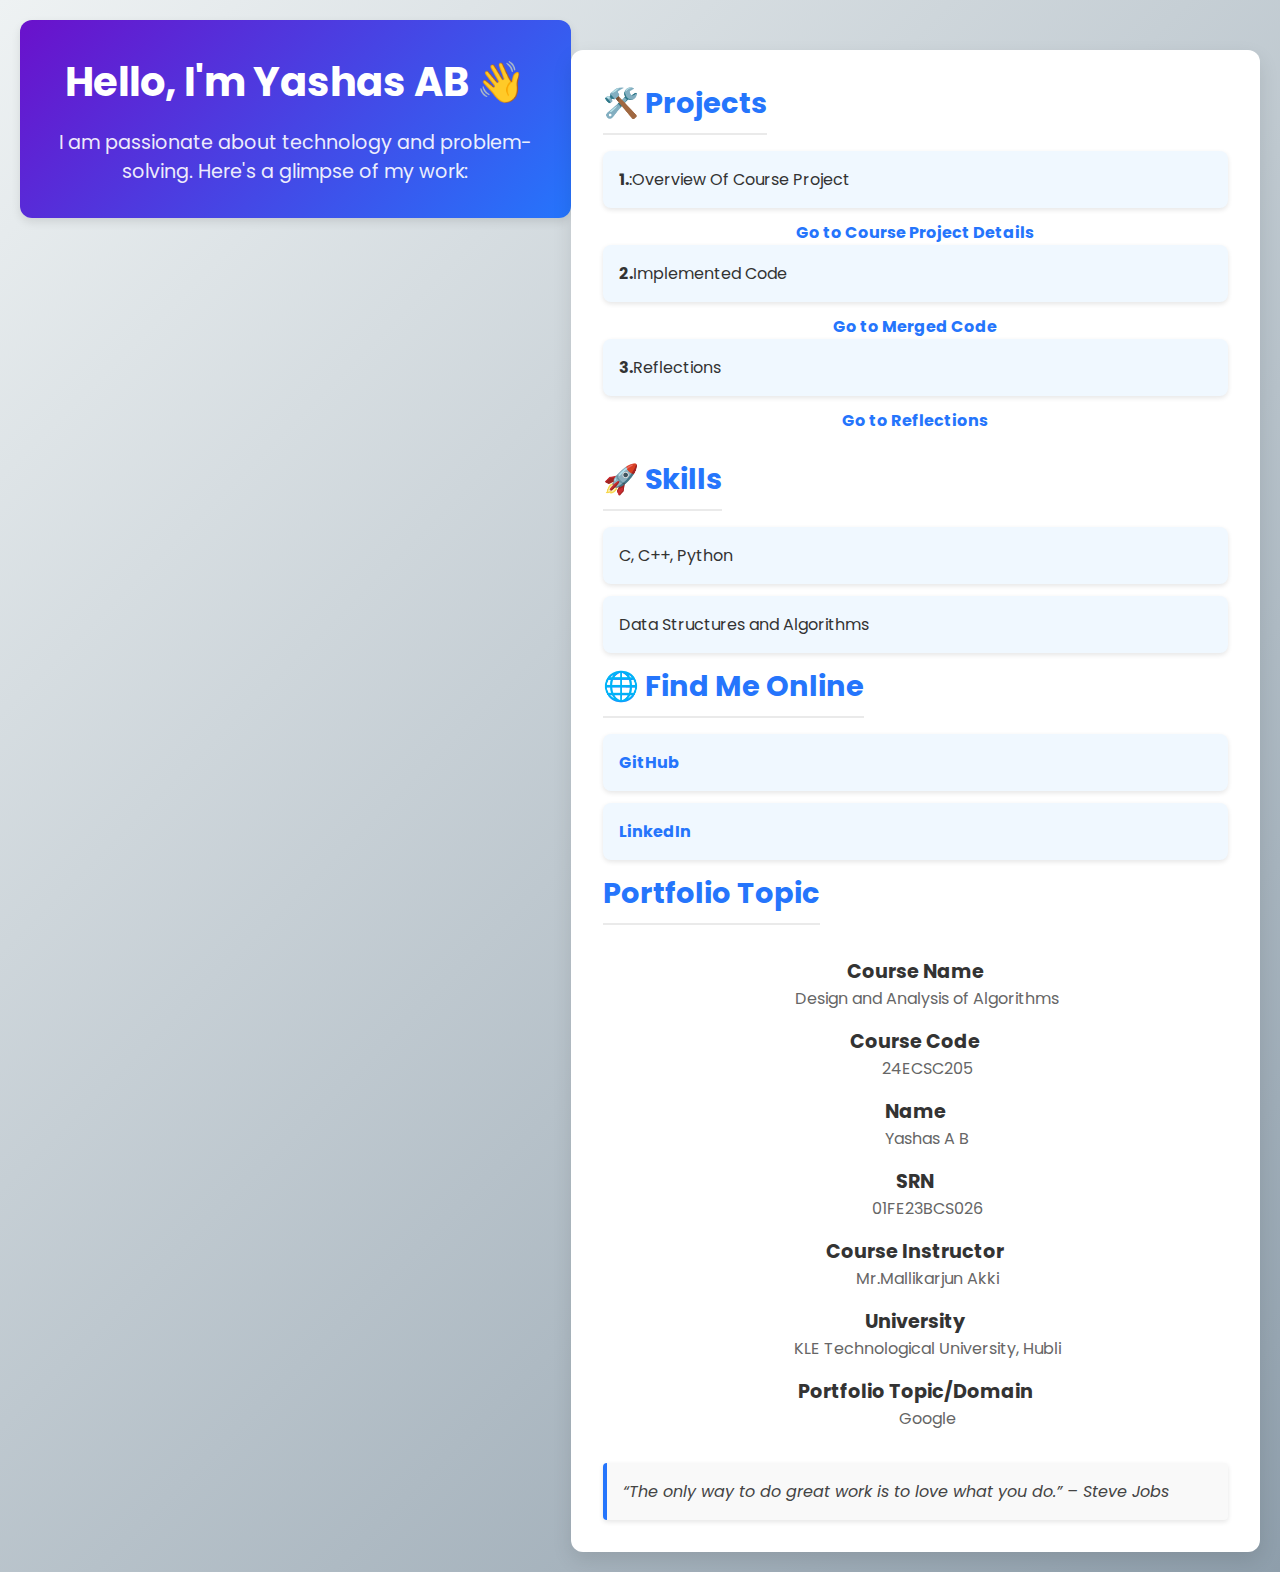
<file: index.html>
<!DOCTYPE html>
<html lang="en">
<head>
    <meta charset="UTF-8">
    <meta name="viewport" content="width=device-width, initial-scale=1.0">
    <title>Portfolio</title>
    <link rel="stylesheet" href="style.css">
    <link href="https://fonts.googleapis.com/css2?family=Poppins:wght@300;400;600&display=swap" rel="stylesheet">
</head>
<body>
    <header>
        <h1>Hello, I'm Yashas AB 👋</h1>
        <p>I am passionate about technology and problem-solving. Here's a glimpse of my work:</p>
    </header>

    <section>
        <h2>🛠️ Projects</h2>
        <ul>
            <li><strong>1.</strong>:Overview Of Course Project</li>
            <div style="text-align: center;">
            <a href="course details/index.html">Go to Course Project Details</a>
                </div>

             <li><strong>2.</strong>Implemented Code</li>
            <div style="text-align: center;">
            <a href="Code/index.html">Go to Merged Code</a>
                </div>
            
             <li><strong>3.</strong>Reflections</li>
            <div style="text-align: center;">
            <a href="Reflections/index.html">Go to Reflections</a>
                </div>
          
        </ul>
        <br>
        <h2>🚀 Skills</h2>
        <ul>
            <li>C, C++, Python</li>
            <li>Data Structures and Algorithms</li>
            
        </ul>

        <h2>🌐 Find Me Online</h2>
        <ul>
            <li><a href="https://github.com/yashasbhoomraddi" target="_blank">GitHub</a></li>
            <li><a href="https://www.linkedin.com/in/yashas-ab-3876872a1" target="_blank">LinkedIn</a></li>
        </ul>

        <h2>Portfolio Topic</h2>
<dl style="text-align: center;"> 
    <dt>Course Name</dt> 
    <dd>Design and Analysis of Algorithms</dd> 

    <dt>Course Code</dt> 
    <dd>24ECSC205</dd> 

    <dt>Name</dt> 
    <dd>Yashas A B</dd> 

    <dt>SRN</dt> 
    <dd>01FE23BCS026</dd> 

    <dt>Course Instructor</dt> 
    <dd>Mr.Mallikarjun Akki</dd> 

    <dt>University</dt> 
    <dd>KLE Technological University, Hubli</dd> 

    <dt>Portfolio Topic/Domain</dt> 
    <dd>Google</dd> 
</dl>

        <blockquote>“The only way to do great work is to love what you do.” – Steve Jobs</blockquote>
    </section>
</body>
</html>
</file>
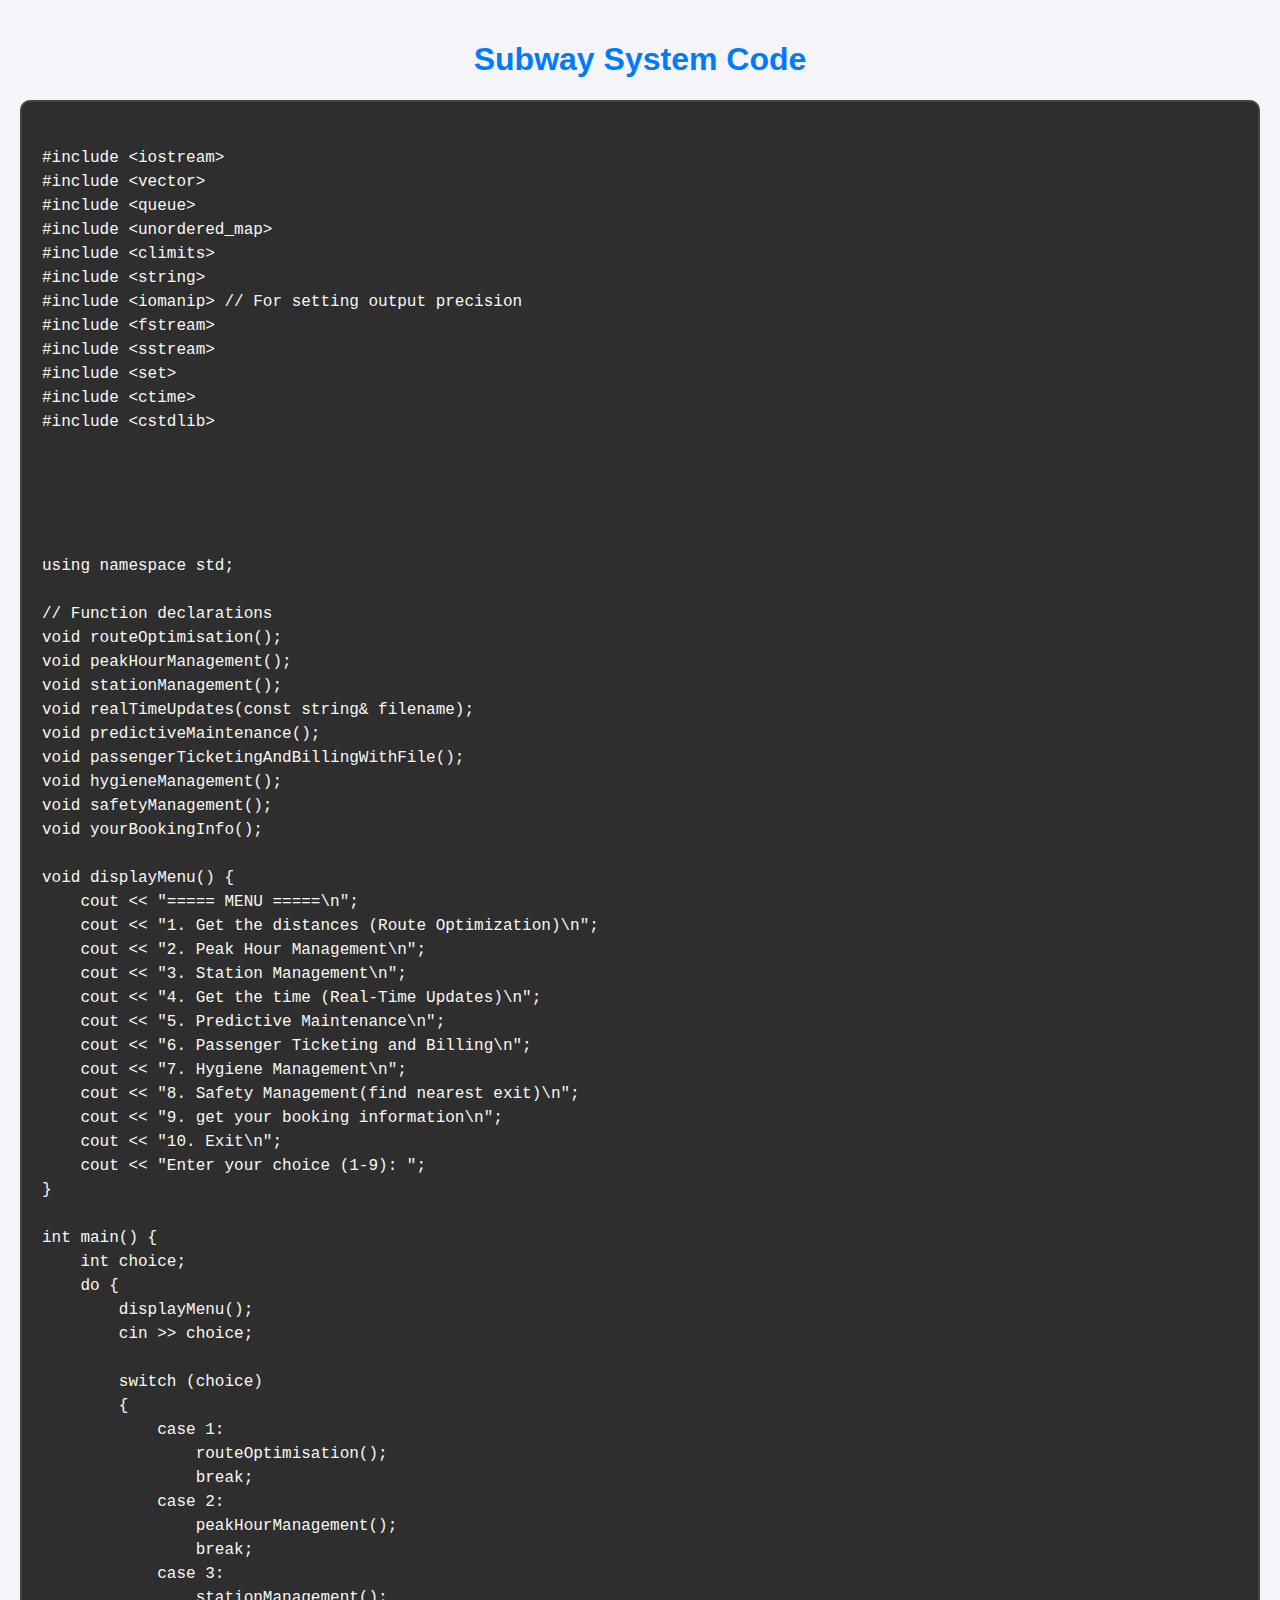
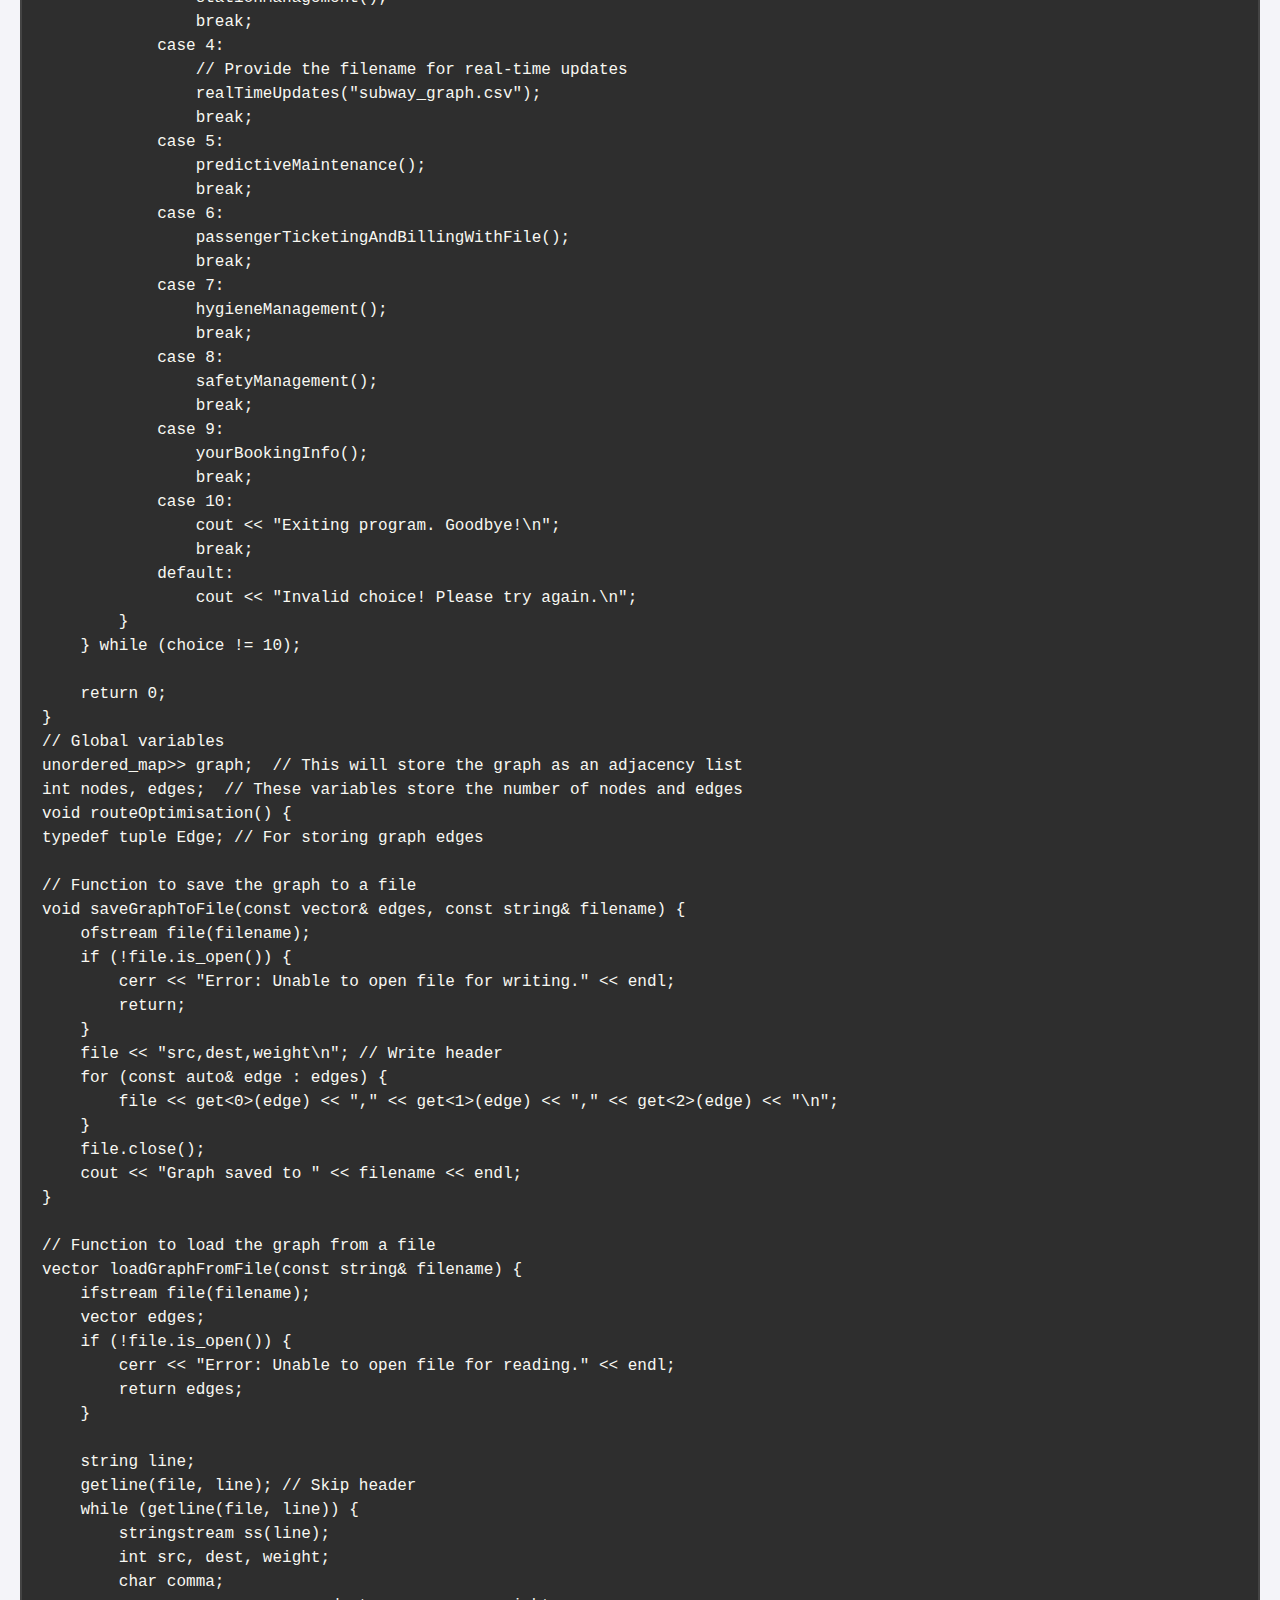
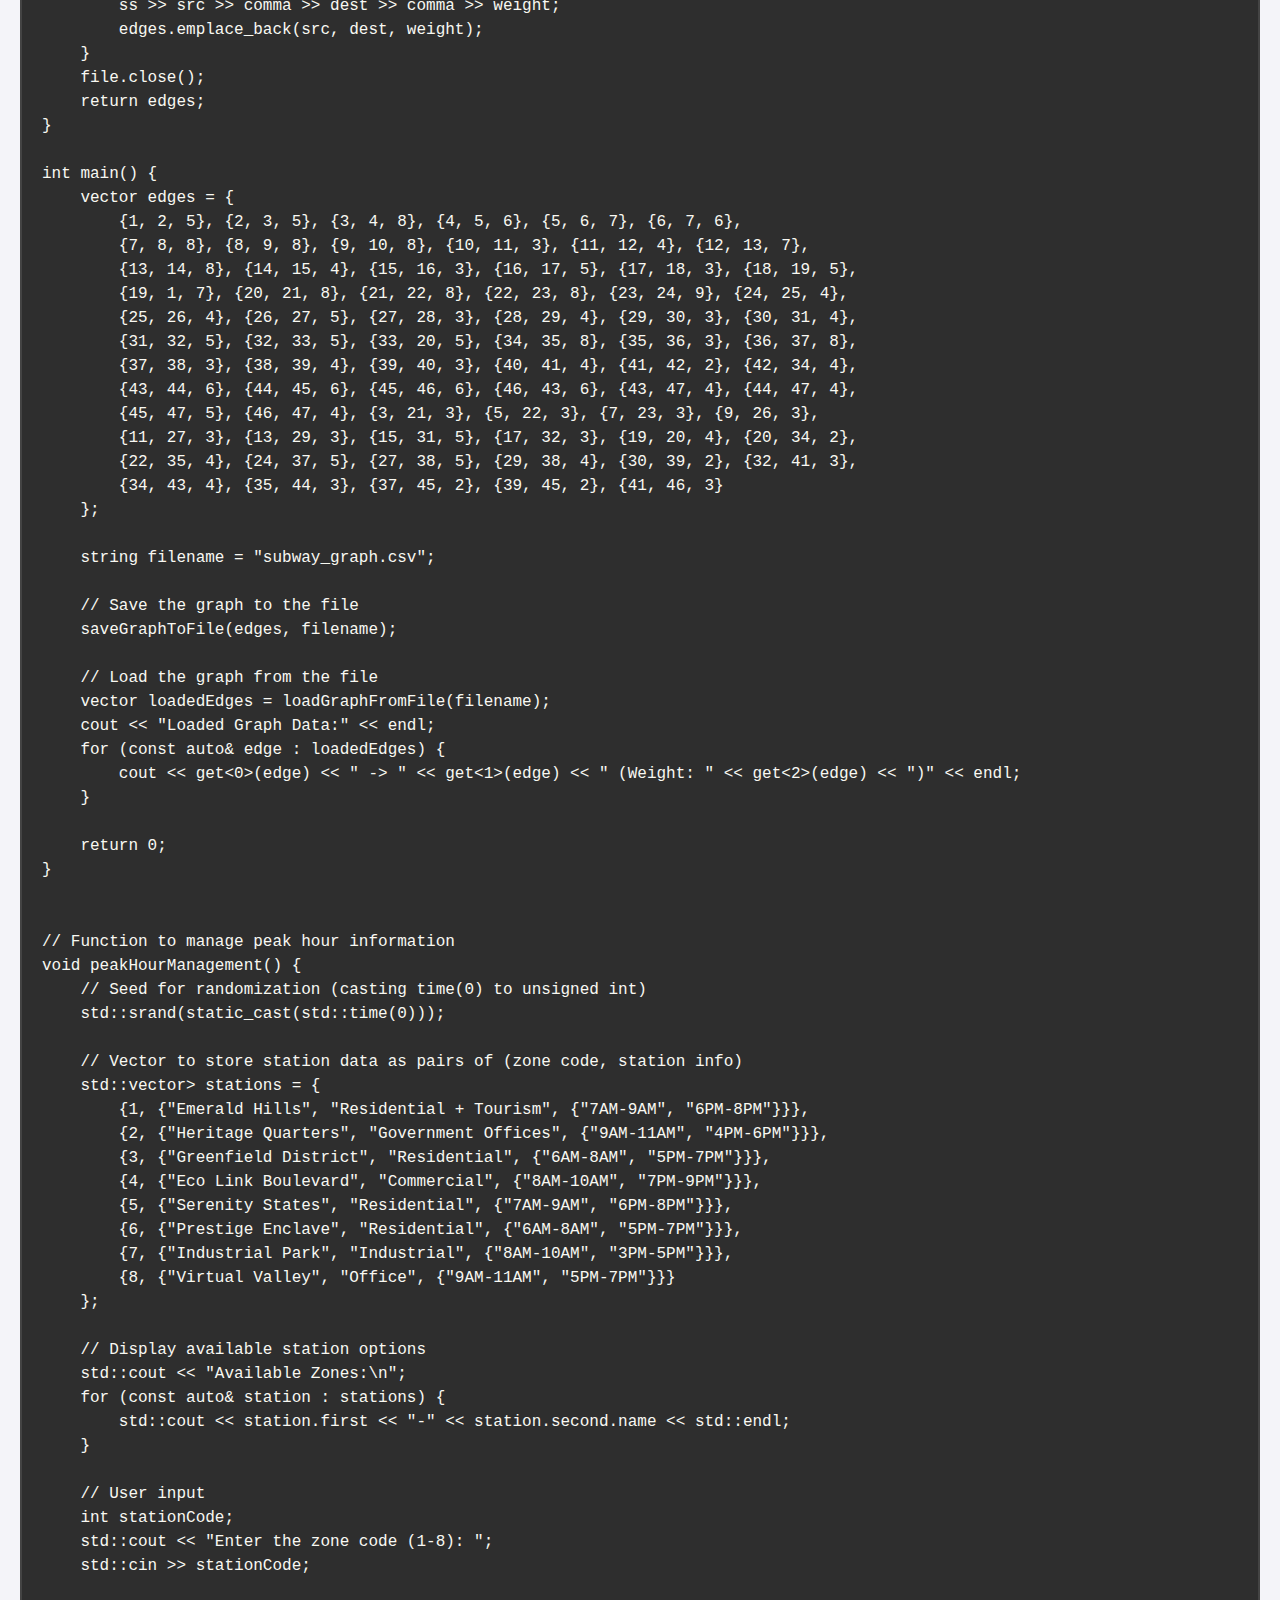
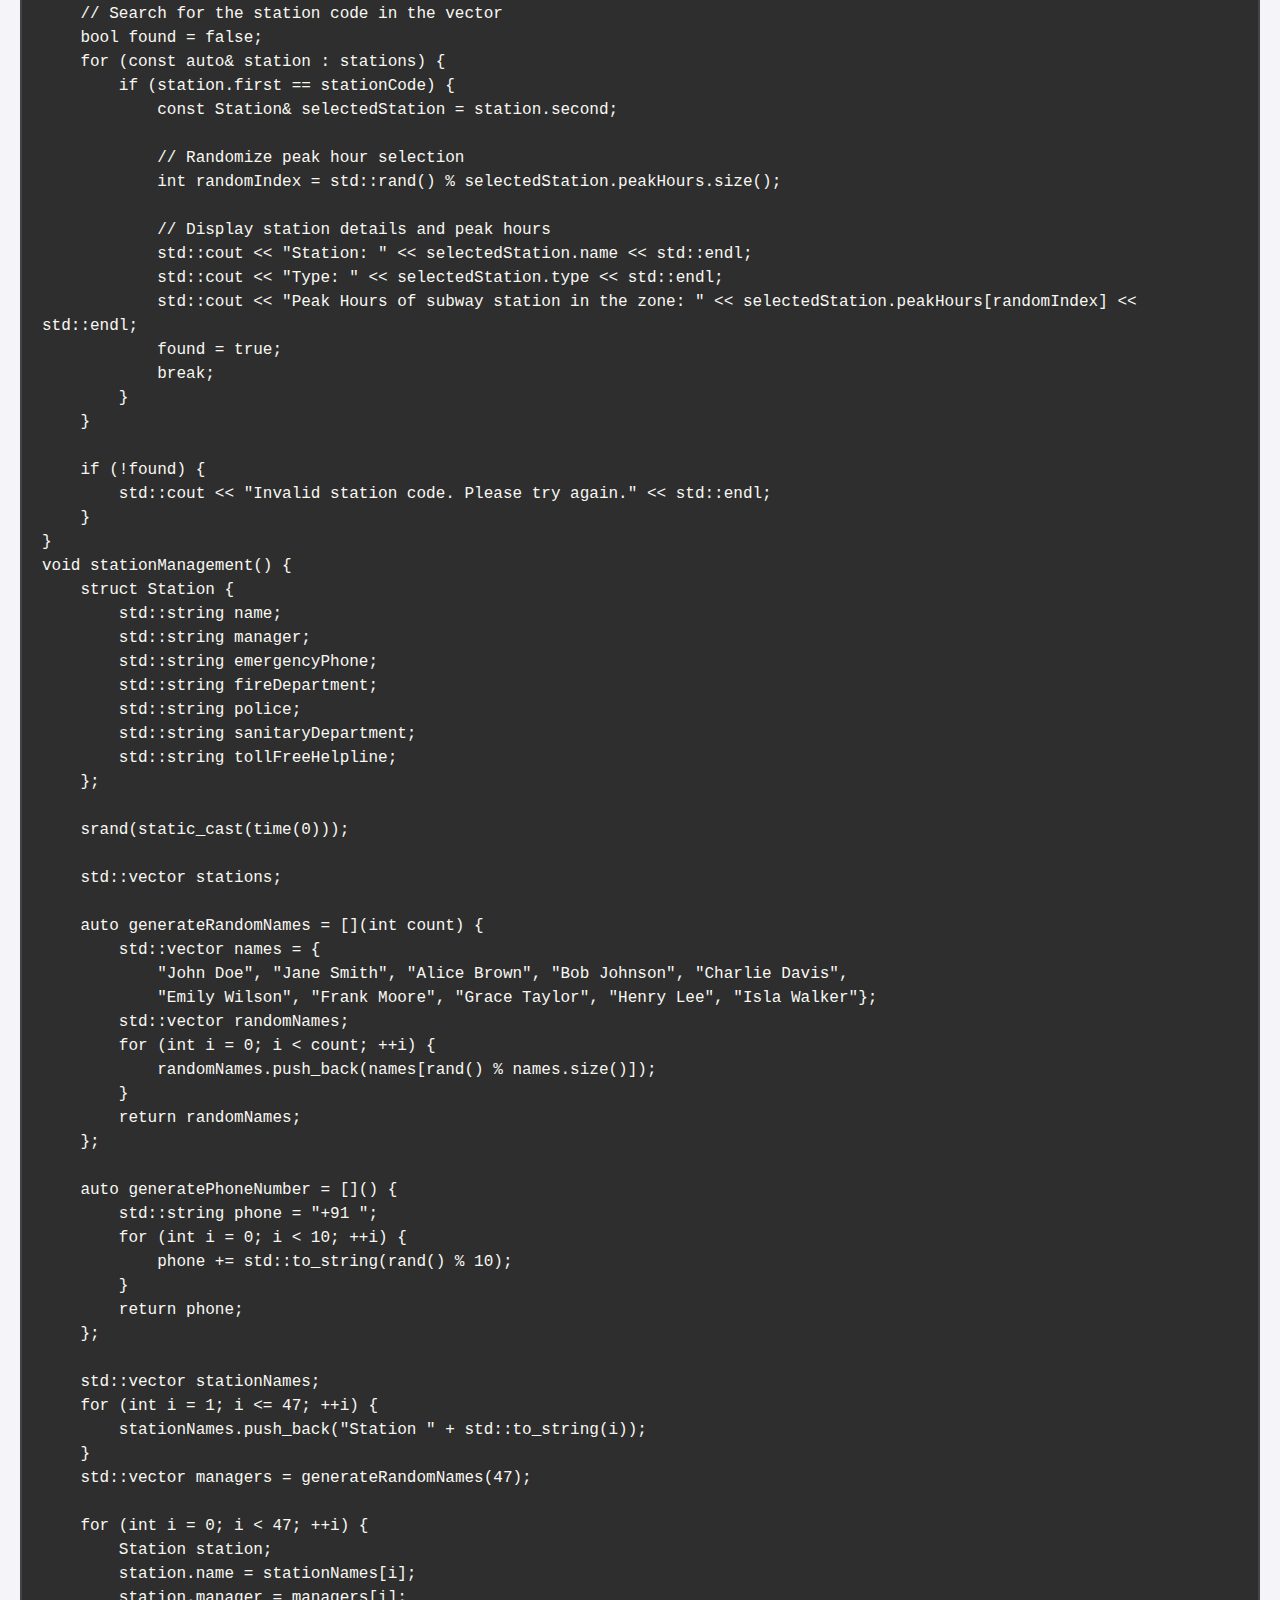
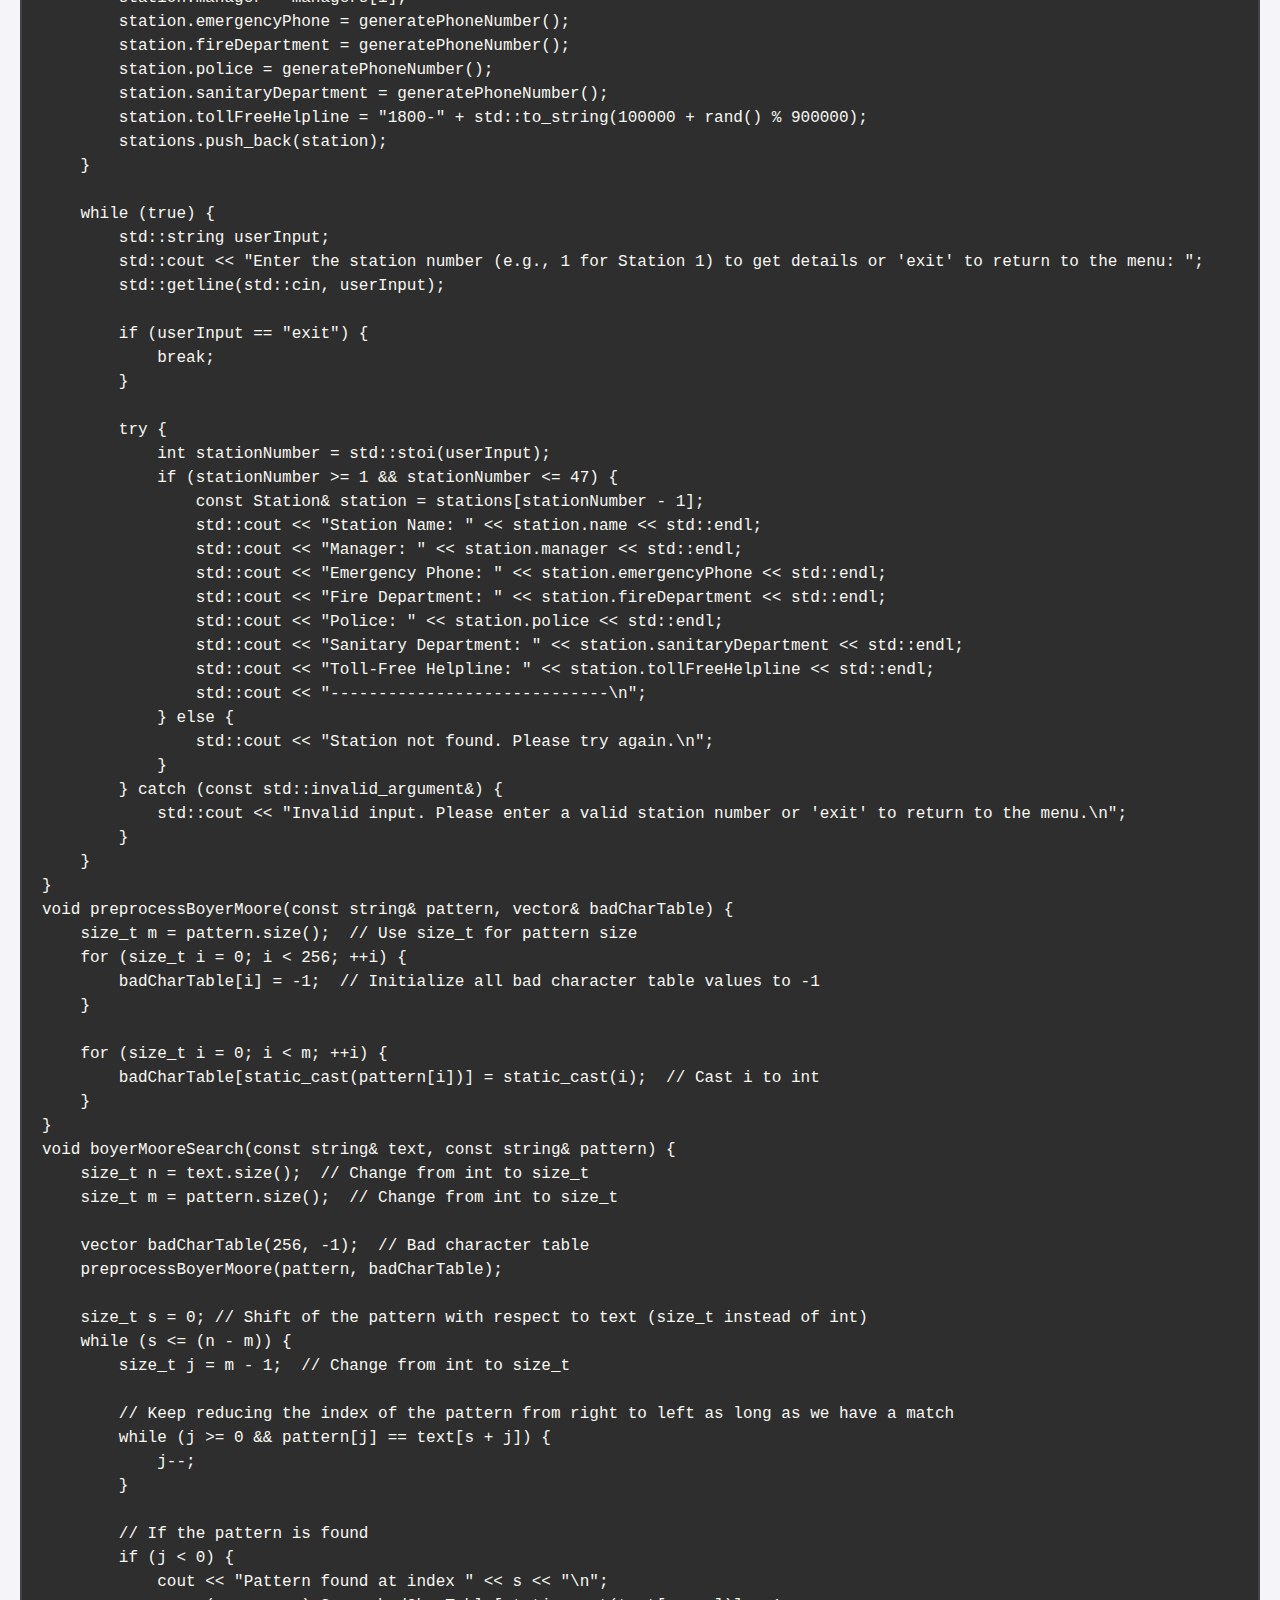
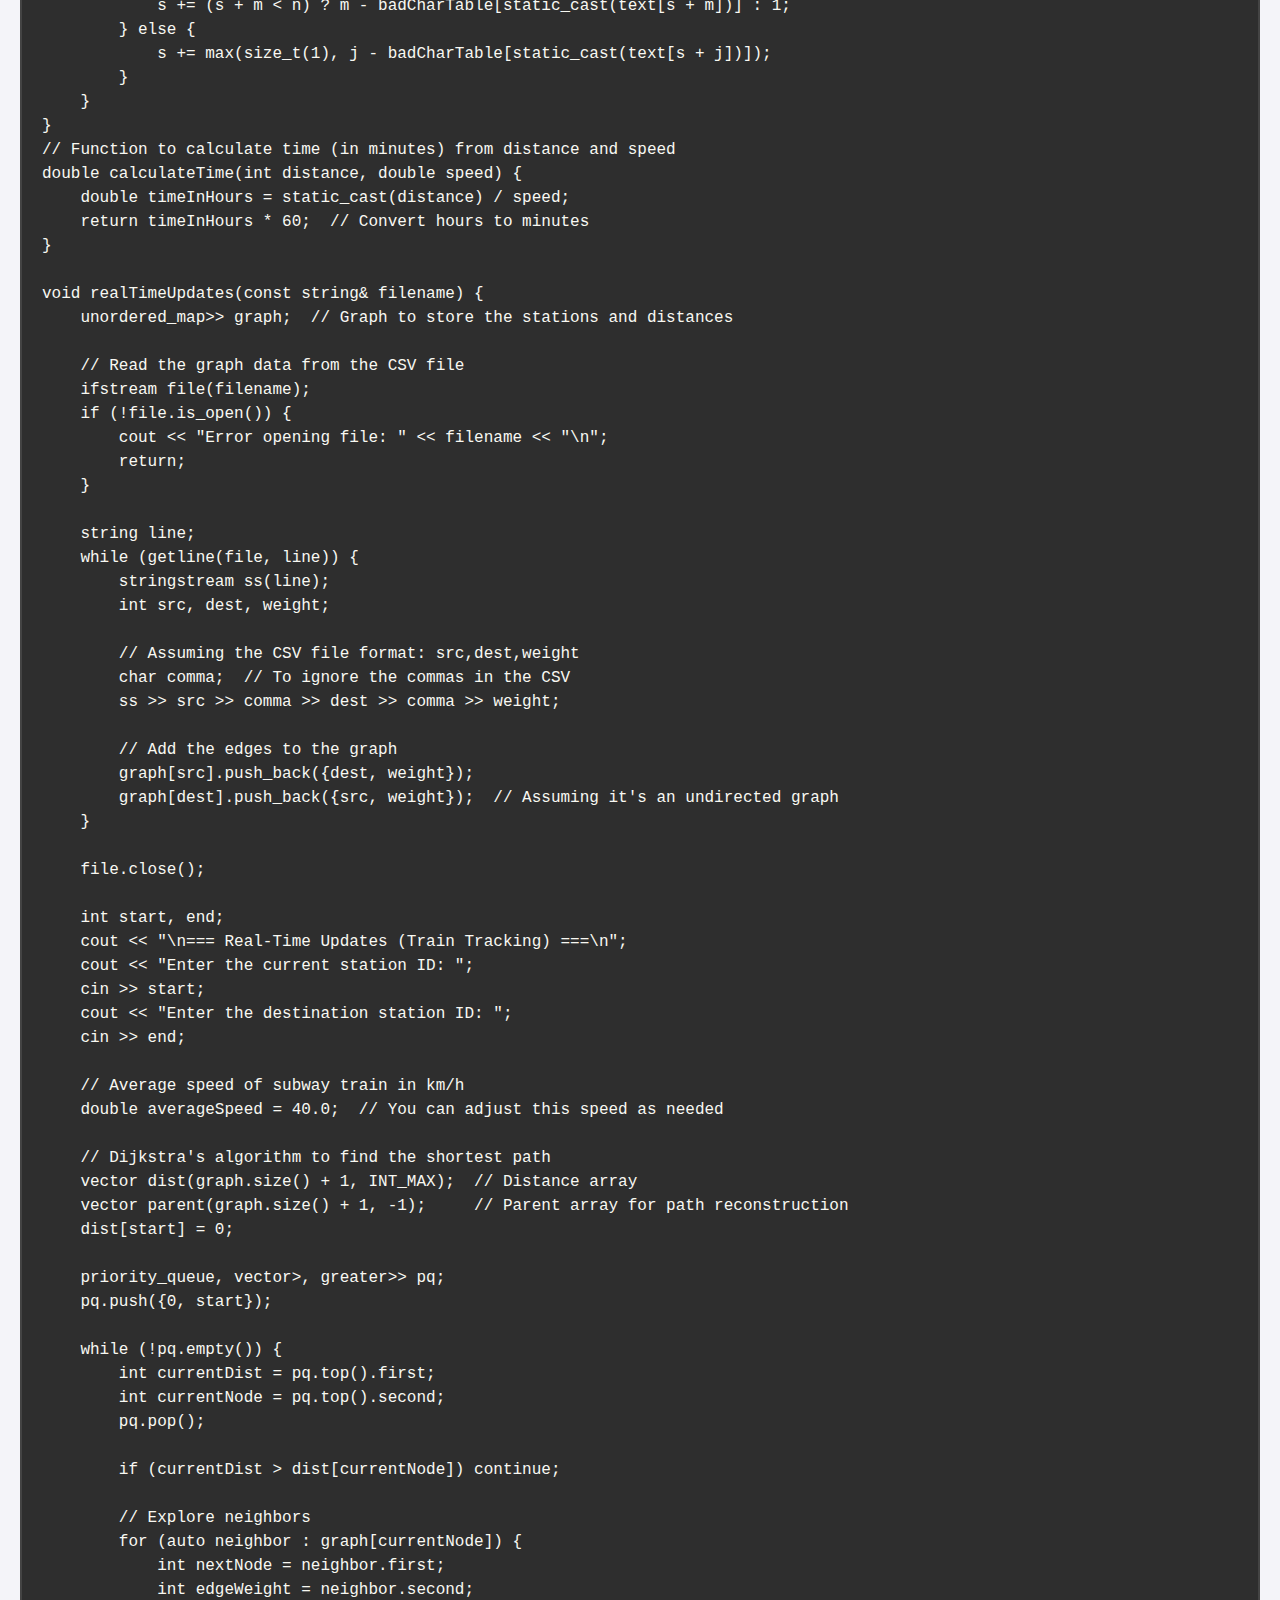
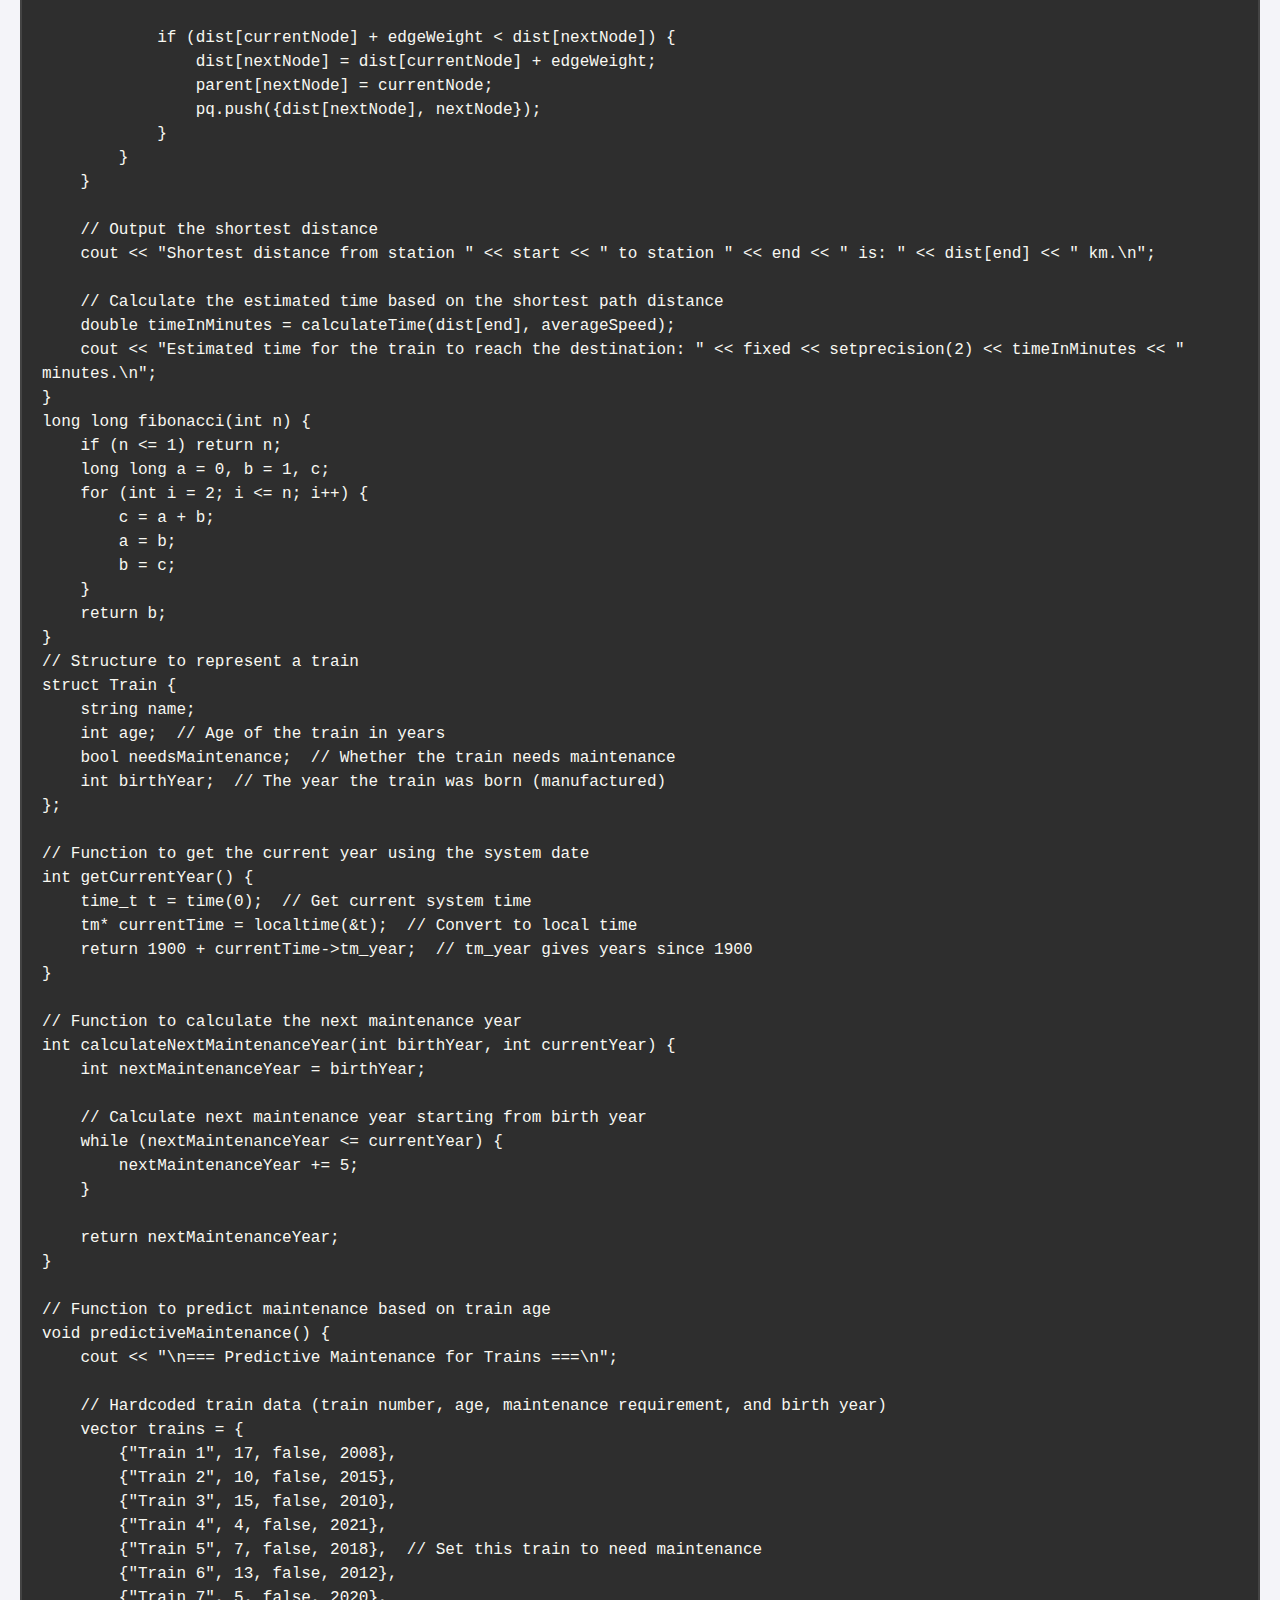
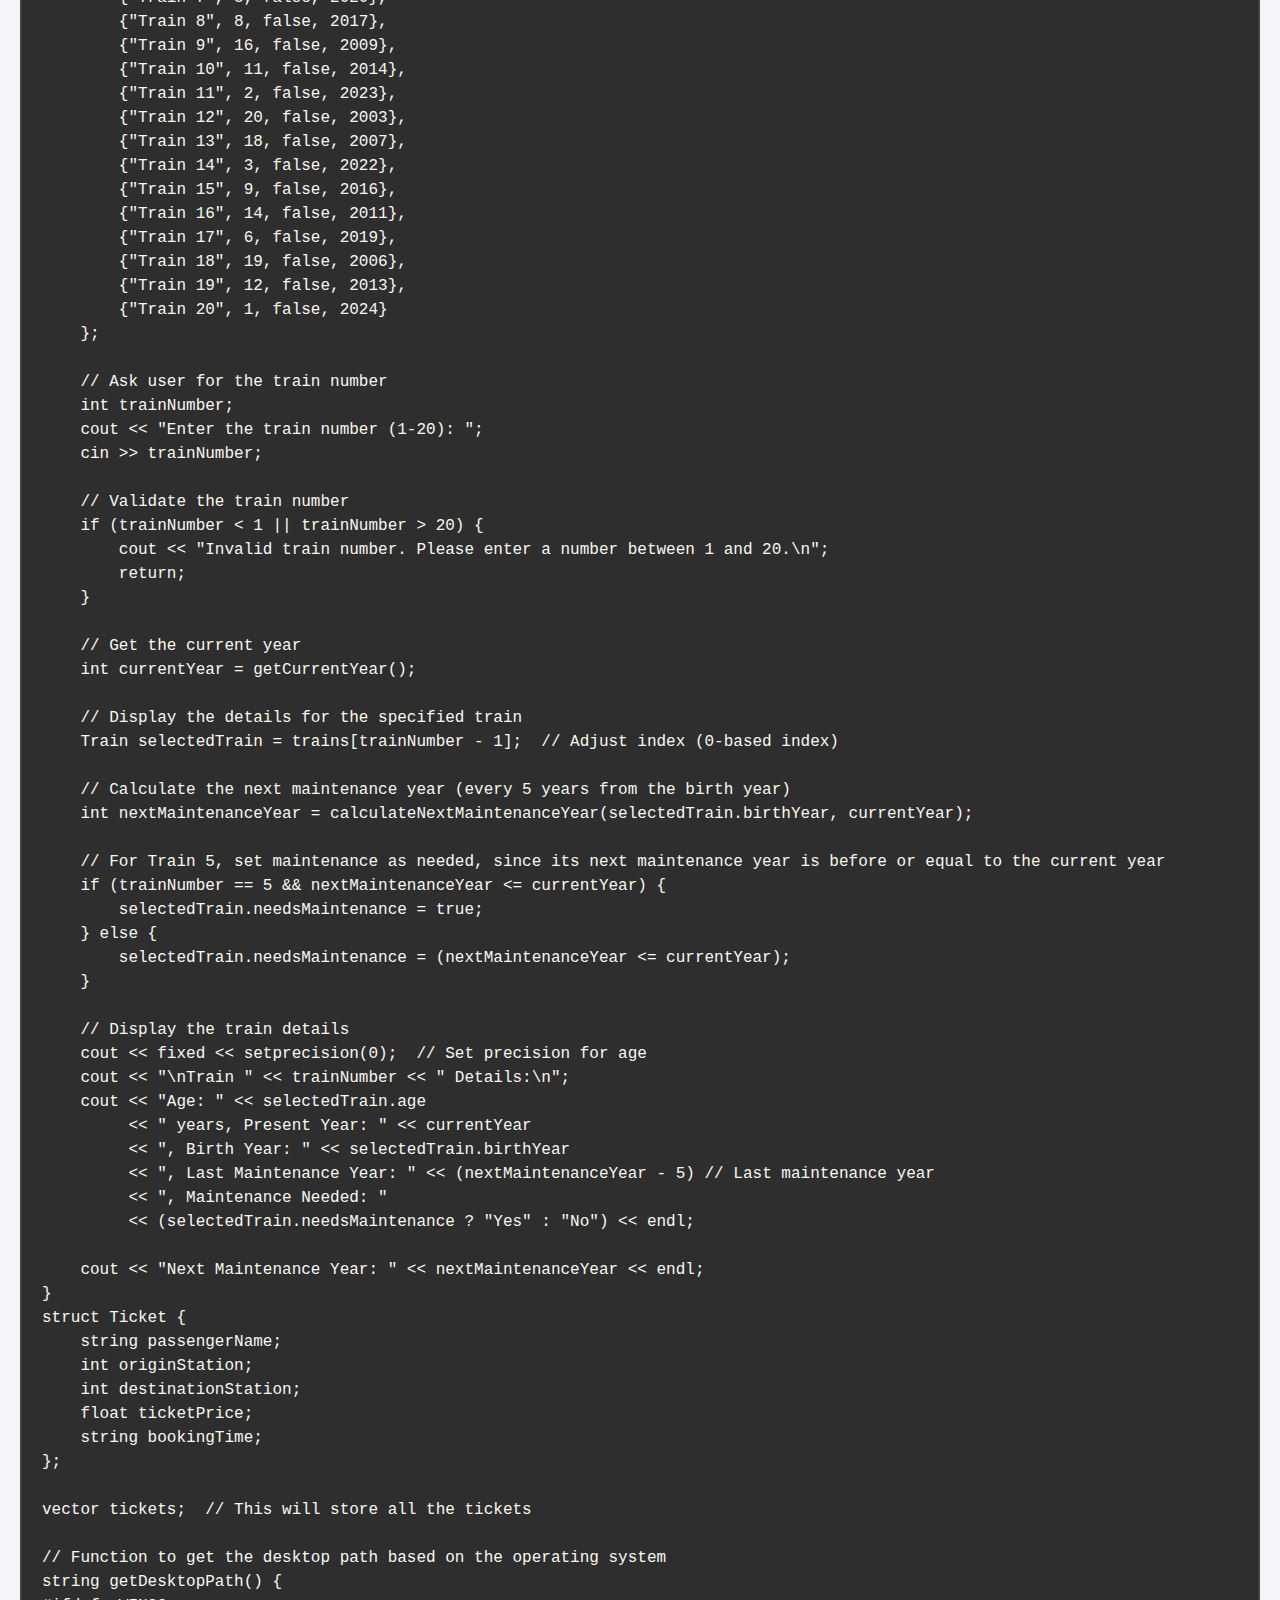
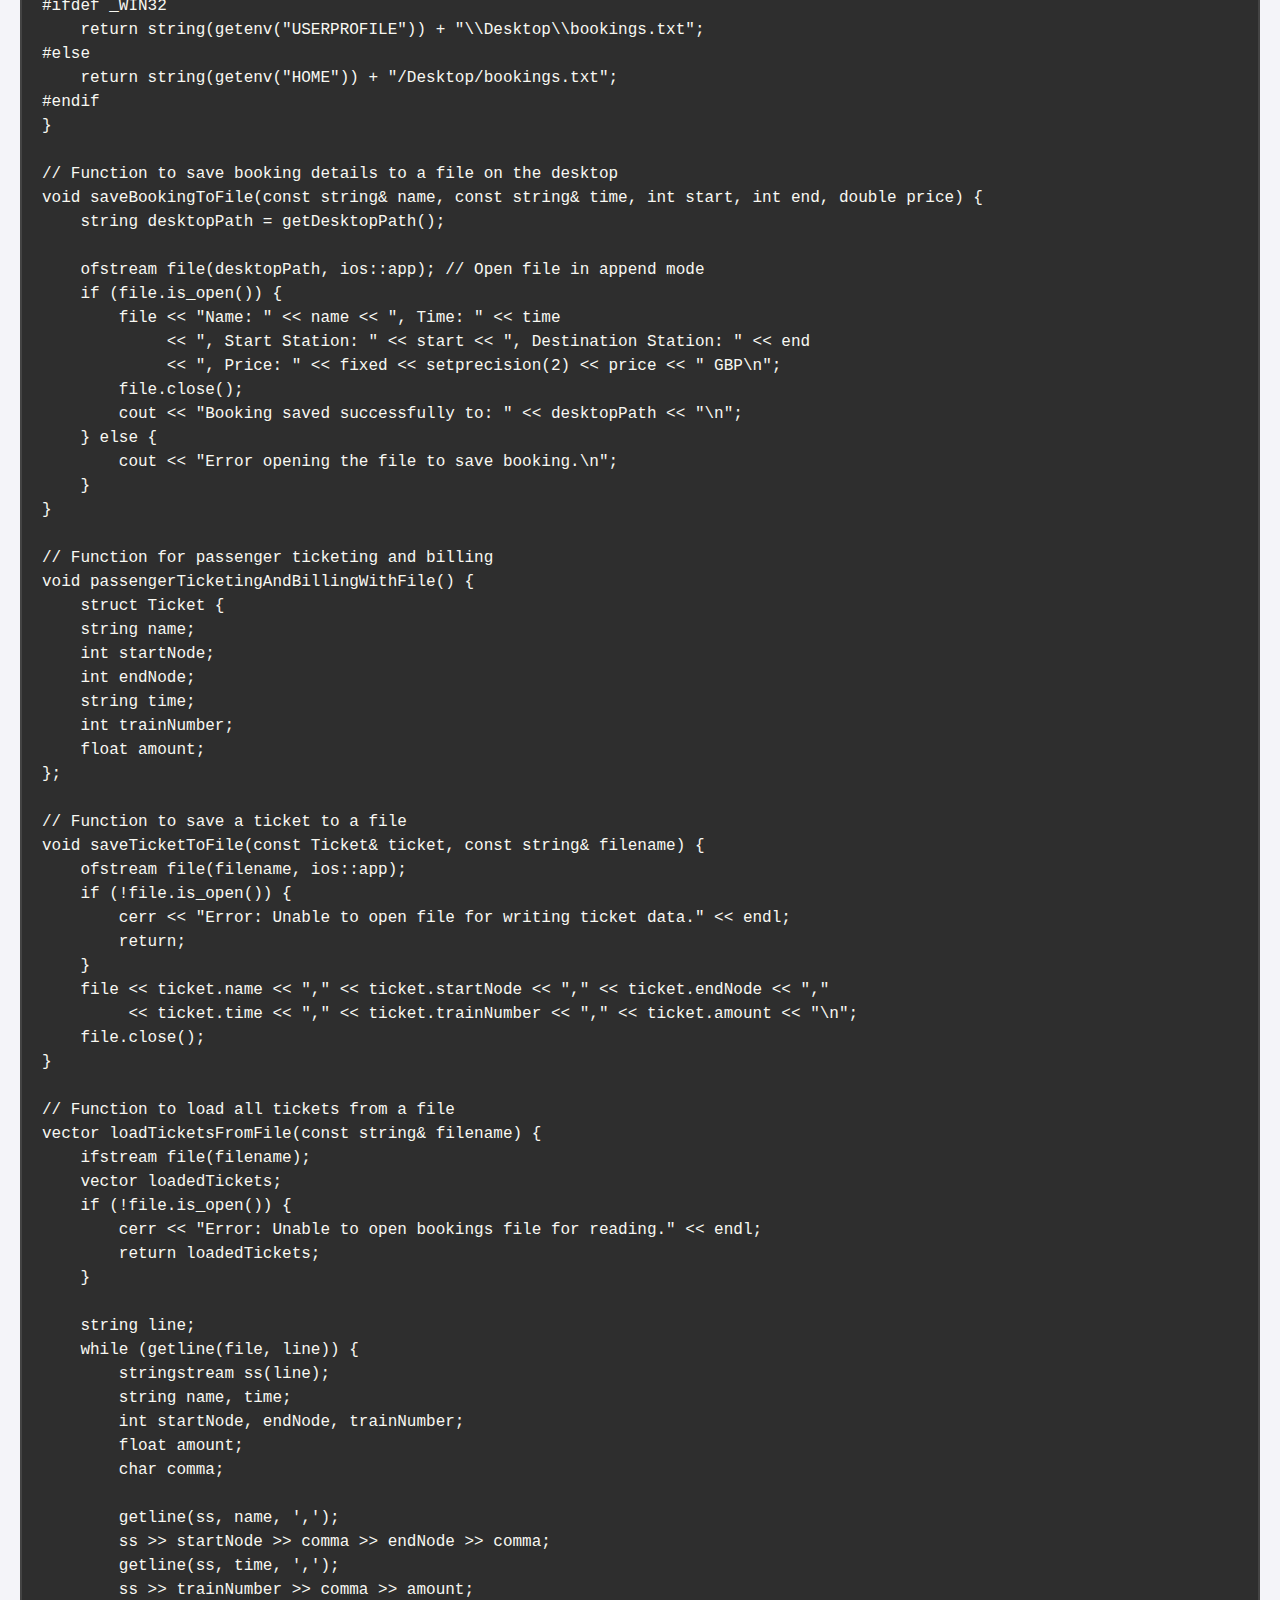
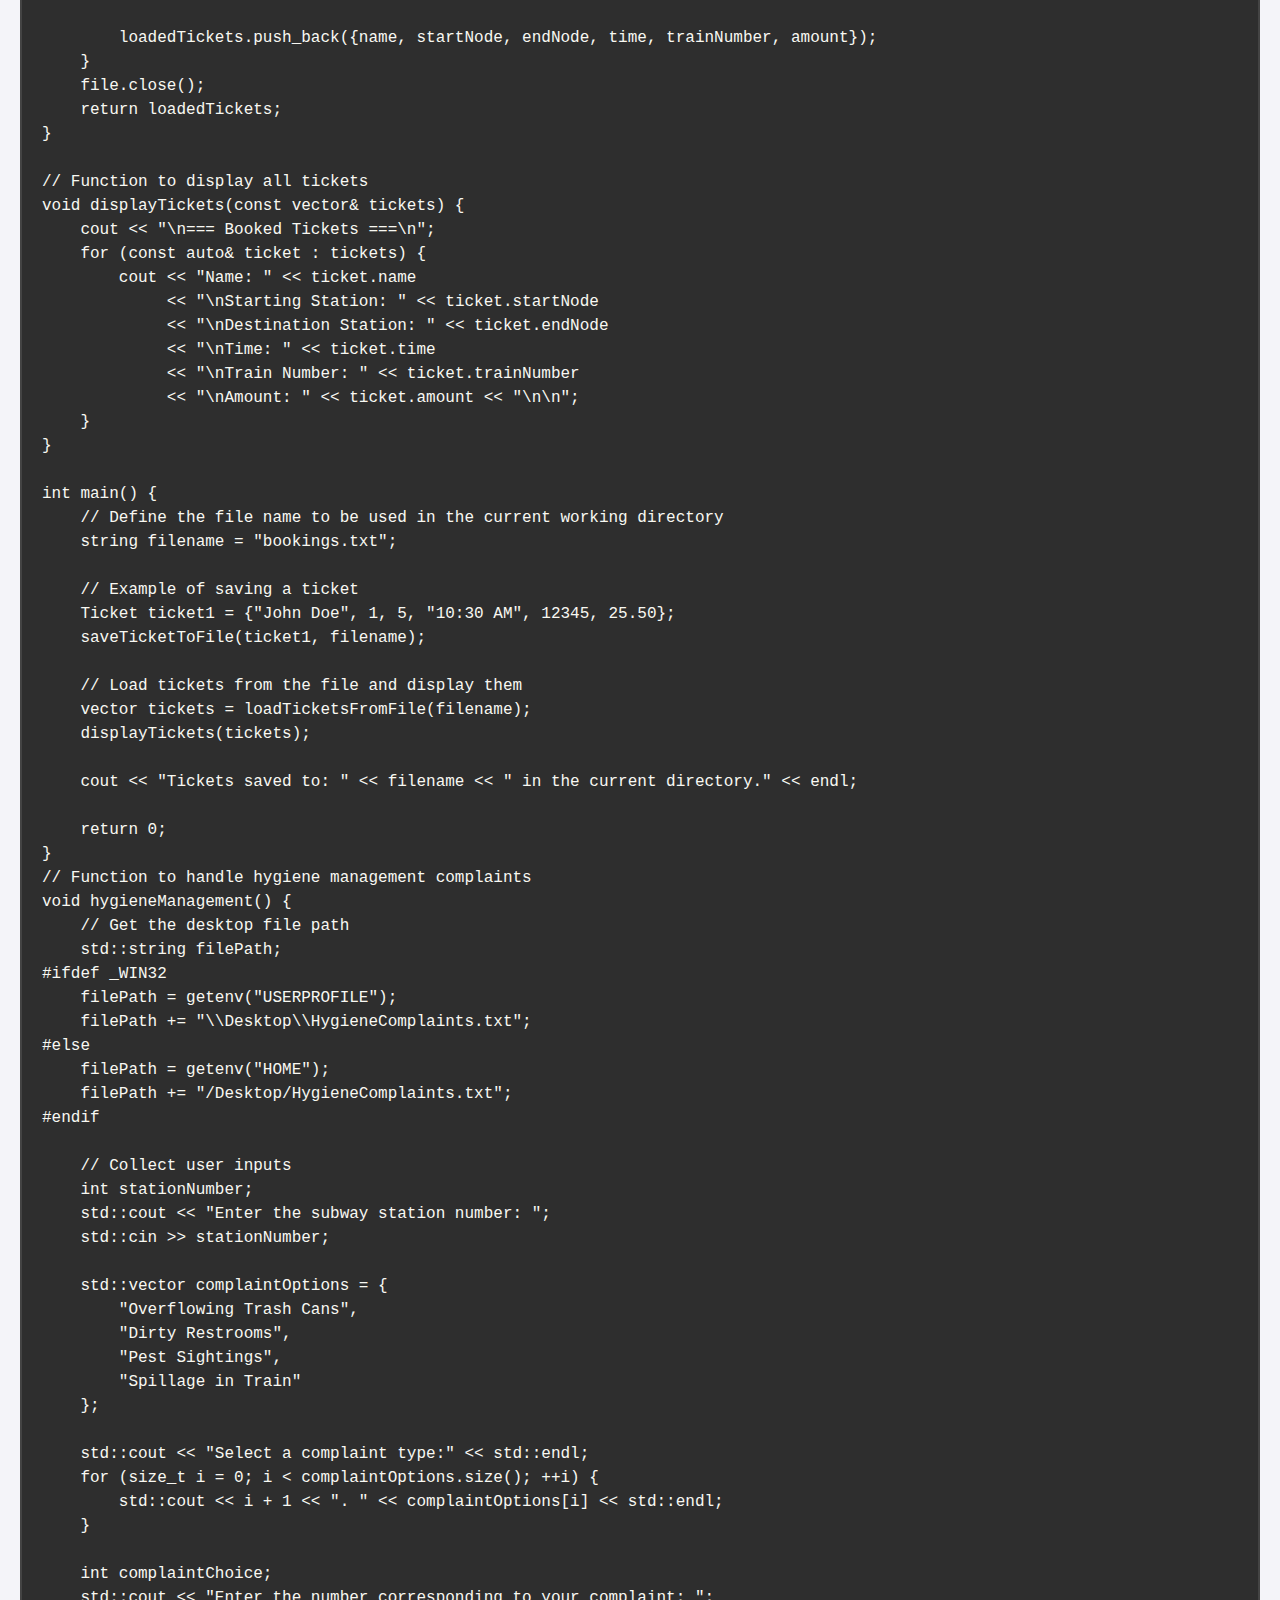
<file: Code/index.html>
<!DOCTYPE html>
<html lang="en">
<head>
    <meta charset="UTF-8">
    <meta name="viewport" content="width=device-width, initial-scale=1.0">
    <title>Subway System Code</title>
    <style>
        body {
            font-family: Arial, sans-serif;
            background-color: #f4f4f9;
            color: #333;
            margin: 0;
            padding: 20px;
        }
        h1 {
            color: #007BFF;
            text-align: center;
        }
        .code-container {
            background-color: #2e2e2e;
            color: #f8f8f2;
            padding: 20px;
            border-radius: 10px;
            overflow-x: auto;
            font-size: 16px;
            line-height: 1.5;
            border: 2px solid #444;
        }
        code {
            white-space: pre-wrap; /* Allows long lines to wrap */
            display: block;
        }
        pre {
            margin: 0;
            padding: 0;
        }
        .highlight {
            color: #f39c12;
        }
    </style>
</head>
<body>
    <h1>Subway System Code</h1>
    <div class="code-container">
        <pre><code>
#include &lt;iostream&gt;
#include &lt;vector&gt;
#include &lt;queue&gt;
#include &lt;unordered_map&gt;
#include &lt;climits&gt;
#include &lt;string&gt;
#include &lt;iomanip&gt; // For setting output precision
#include &lt;fstream&gt;
#include &lt;sstream&gt;
#include &lt;set&gt;
#include &lt;ctime&gt;
#include &lt;cstdlib&gt;
       
    



using namespace std;

// Function declarations
void routeOptimisation();
void peakHourManagement();
void stationManagement();
void realTimeUpdates(const string& filename);
void predictiveMaintenance();
void passengerTicketingAndBillingWithFile();
void hygieneManagement();
void safetyManagement();
void yourBookingInfo();

void displayMenu() {
    cout << "===== MENU =====\n";
    cout << "1. Get the distances (Route Optimization)\n";
    cout << "2. Peak Hour Management\n";
    cout << "3. Station Management\n";
    cout << "4. Get the time (Real-Time Updates)\n";
    cout << "5. Predictive Maintenance\n";
    cout << "6. Passenger Ticketing and Billing\n";
    cout << "7. Hygiene Management\n";
    cout << "8. Safety Management(find nearest exit)\n";
    cout << "9. get your booking information\n";
    cout << "10. Exit\n";
    cout << "Enter your choice (1-9): ";
}

int main() {
    int choice;
    do {
        displayMenu();
        cin >> choice;

        switch (choice)
        {
            case 1:
                routeOptimisation();
                break;
            case 2:
                peakHourManagement();
                break;
            case 3:
                stationManagement();
                break;
            case 4:
                // Provide the filename for real-time updates
                realTimeUpdates("subway_graph.csv");
                break;
            case 5:
                predictiveMaintenance();
                break;
            case 6:
                passengerTicketingAndBillingWithFile();
                break;
            case 7:
                hygieneManagement();
                break;
            case 8:
                safetyManagement();
                break;
            case 9:
                yourBookingInfo();
                break;
            case 10:
                cout << "Exiting program. Goodbye!\n";
                break;
            default:
                cout << "Invalid choice! Please try again.\n";
        }
    } while (choice != 10);

    return 0;
}
// Global variables
unordered_map<int, vector<pair<int, int>>> graph;  // This will store the graph as an adjacency list
int nodes, edges;  // These variables store the number of nodes and edges
void routeOptimisation() {
typedef tuple<int, int, int> Edge; // For storing graph edges

// Function to save the graph to a file
void saveGraphToFile(const vector<Edge>& edges, const string& filename) {
    ofstream file(filename);
    if (!file.is_open()) {
        cerr << "Error: Unable to open file for writing." << endl;
        return;
    }
    file << "src,dest,weight\n"; // Write header
    for (const auto& edge : edges) {
        file << get<0>(edge) << "," << get<1>(edge) << "," << get<2>(edge) << "\n";
    }
    file.close();
    cout << "Graph saved to " << filename << endl;
}

// Function to load the graph from a file
vector<Edge> loadGraphFromFile(const string& filename) {
    ifstream file(filename);
    vector<Edge> edges;
    if (!file.is_open()) {
        cerr << "Error: Unable to open file for reading." << endl;
        return edges;
    }

    string line;
    getline(file, line); // Skip header
    while (getline(file, line)) {
        stringstream ss(line);
        int src, dest, weight;
        char comma;
        ss >> src >> comma >> dest >> comma >> weight;
        edges.emplace_back(src, dest, weight);
    }
    file.close();
    return edges;
}

int main() {
    vector<Edge> edges = {
        {1, 2, 5}, {2, 3, 5}, {3, 4, 8}, {4, 5, 6}, {5, 6, 7}, {6, 7, 6},
        {7, 8, 8}, {8, 9, 8}, {9, 10, 8}, {10, 11, 3}, {11, 12, 4}, {12, 13, 7},
        {13, 14, 8}, {14, 15, 4}, {15, 16, 3}, {16, 17, 5}, {17, 18, 3}, {18, 19, 5},
        {19, 1, 7}, {20, 21, 8}, {21, 22, 8}, {22, 23, 8}, {23, 24, 9}, {24, 25, 4},
        {25, 26, 4}, {26, 27, 5}, {27, 28, 3}, {28, 29, 4}, {29, 30, 3}, {30, 31, 4},
        {31, 32, 5}, {32, 33, 5}, {33, 20, 5}, {34, 35, 8}, {35, 36, 3}, {36, 37, 8},
        {37, 38, 3}, {38, 39, 4}, {39, 40, 3}, {40, 41, 4}, {41, 42, 2}, {42, 34, 4},
        {43, 44, 6}, {44, 45, 6}, {45, 46, 6}, {46, 43, 6}, {43, 47, 4}, {44, 47, 4},
        {45, 47, 5}, {46, 47, 4}, {3, 21, 3}, {5, 22, 3}, {7, 23, 3}, {9, 26, 3},
        {11, 27, 3}, {13, 29, 3}, {15, 31, 5}, {17, 32, 3}, {19, 20, 4}, {20, 34, 2},
        {22, 35, 4}, {24, 37, 5}, {27, 38, 5}, {29, 38, 4}, {30, 39, 2}, {32, 41, 3},
        {34, 43, 4}, {35, 44, 3}, {37, 45, 2}, {39, 45, 2}, {41, 46, 3}
    };

    string filename = "subway_graph.csv";

    // Save the graph to the file
    saveGraphToFile(edges, filename);

    // Load the graph from the file
    vector<Edge> loadedEdges = loadGraphFromFile(filename);
    cout << "Loaded Graph Data:" << endl;
    for (const auto& edge : loadedEdges) {
        cout << get<0>(edge) << " -> " << get<1>(edge) << " (Weight: " << get<2>(edge) << ")" << endl;
    }

    return 0;
}
   

// Function to manage peak hour information
void peakHourManagement() {
    // Seed for randomization (casting time(0) to unsigned int)
    std::srand(static_cast<unsigned int>(std::time(0)));

    // Vector to store station data as pairs of (zone code, station info)
    std::vector<std::pair<int, Station>> stations = {
        {1, {"Emerald Hills", "Residential + Tourism", {"7AM-9AM", "6PM-8PM"}}},
        {2, {"Heritage Quarters", "Government Offices", {"9AM-11AM", "4PM-6PM"}}},
        {3, {"Greenfield District", "Residential", {"6AM-8AM", "5PM-7PM"}}},
        {4, {"Eco Link Boulevard", "Commercial", {"8AM-10AM", "7PM-9PM"}}},
        {5, {"Serenity States", "Residential", {"7AM-9AM", "6PM-8PM"}}},
        {6, {"Prestige Enclave", "Residential", {"6AM-8AM", "5PM-7PM"}}},
        {7, {"Industrial Park", "Industrial", {"8AM-10AM", "3PM-5PM"}}},
        {8, {"Virtual Valley", "Office", {"9AM-11AM", "5PM-7PM"}}}
    };

    // Display available station options
    std::cout << "Available Zones:\n";
    for (const auto& station : stations) {
        std::cout << station.first << "-" << station.second.name << std::endl;
    }

    // User input
    int stationCode;
    std::cout << "Enter the zone code (1-8): ";
    std::cin >> stationCode;

    // Search for the station code in the vector
    bool found = false;
    for (const auto& station : stations) {
        if (station.first == stationCode) {
            const Station& selectedStation = station.second;

            // Randomize peak hour selection
            int randomIndex = std::rand() % selectedStation.peakHours.size();

            // Display station details and peak hours
            std::cout << "Station: " << selectedStation.name << std::endl;
            std::cout << "Type: " << selectedStation.type << std::endl;
            std::cout << "Peak Hours of subway station in the zone: " << selectedStation.peakHours[randomIndex] << std::endl;
            found = true;
            break;
        }
    }

    if (!found) {
        std::cout << "Invalid station code. Please try again." << std::endl;
    }
}
void stationManagement() {
    struct Station {
        std::string name;
        std::string manager;
        std::string emergencyPhone;
        std::string fireDepartment;
        std::string police;
        std::string sanitaryDepartment;
        std::string tollFreeHelpline;
    };

    srand(static_cast<unsigned>(time(0)));

    std::vector<Station> stations;

    auto generateRandomNames = [](int count) {
        std::vector<std::string> names = {
            "John Doe", "Jane Smith", "Alice Brown", "Bob Johnson", "Charlie Davis",
            "Emily Wilson", "Frank Moore", "Grace Taylor", "Henry Lee", "Isla Walker"};
        std::vector<std::string> randomNames;
        for (int i = 0; i < count; ++i) {
            randomNames.push_back(names[rand() % names.size()]);
        }
        return randomNames;
    };

    auto generatePhoneNumber = []() {
        std::string phone = "+91 ";
        for (int i = 0; i < 10; ++i) {
            phone += std::to_string(rand() % 10);
        }
        return phone;
    };

    std::vector<std::string> stationNames;
    for (int i = 1; i <= 47; ++i) {
        stationNames.push_back("Station " + std::to_string(i));
    }
    std::vector<std::string> managers = generateRandomNames(47);

    for (int i = 0; i < 47; ++i) {
        Station station;
        station.name = stationNames[i];
        station.manager = managers[i];
        station.emergencyPhone = generatePhoneNumber();
        station.fireDepartment = generatePhoneNumber();
        station.police = generatePhoneNumber();
        station.sanitaryDepartment = generatePhoneNumber();
        station.tollFreeHelpline = "1800-" + std::to_string(100000 + rand() % 900000);
        stations.push_back(station);
    }

    while (true) {
        std::string userInput;
        std::cout << "Enter the station number (e.g., 1 for Station 1) to get details or 'exit' to return to the menu: ";
        std::getline(std::cin, userInput);

        if (userInput == "exit") {
            break;
        }

        try {
            int stationNumber = std::stoi(userInput);
            if (stationNumber >= 1 && stationNumber <= 47) {
                const Station& station = stations[stationNumber - 1];
                std::cout << "Station Name: " << station.name << std::endl;
                std::cout << "Manager: " << station.manager << std::endl;
                std::cout << "Emergency Phone: " << station.emergencyPhone << std::endl;
                std::cout << "Fire Department: " << station.fireDepartment << std::endl;
                std::cout << "Police: " << station.police << std::endl;
                std::cout << "Sanitary Department: " << station.sanitaryDepartment << std::endl;
                std::cout << "Toll-Free Helpline: " << station.tollFreeHelpline << std::endl;
                std::cout << "-----------------------------\n";
            } else {
                std::cout << "Station not found. Please try again.\n";
            }
        } catch (const std::invalid_argument&) {
            std::cout << "Invalid input. Please enter a valid station number or 'exit' to return to the menu.\n";
        }
    }
}
void preprocessBoyerMoore(const string& pattern, vector<int>& badCharTable) {
    size_t m = pattern.size();  // Use size_t for pattern size
    for (size_t i = 0; i < 256; ++i) {
        badCharTable[i] = -1;  // Initialize all bad character table values to -1
    }

    for (size_t i = 0; i < m; ++i) {
        badCharTable[static_cast<unsigned char>(pattern[i])] = static_cast<int>(i);  // Cast i to int
    }
}
void boyerMooreSearch(const string& text, const string& pattern) {
    size_t n = text.size();  // Change from int to size_t
    size_t m = pattern.size();  // Change from int to size_t

    vector<int> badCharTable(256, -1);  // Bad character table
    preprocessBoyerMoore(pattern, badCharTable);

    size_t s = 0; // Shift of the pattern with respect to text (size_t instead of int)
    while (s <= (n - m)) {
        size_t j = m - 1;  // Change from int to size_t

        // Keep reducing the index of the pattern from right to left as long as we have a match
        while (j >= 0 && pattern[j] == text[s + j]) {
            j--;
        }

        // If the pattern is found
        if (j < 0) {
            cout << "Pattern found at index " << s << "\n";
            s += (s + m < n) ? m - badCharTable[static_cast<unsigned char>(text[s + m])] : 1;
        } else {
            s += max(size_t(1), j - badCharTable[static_cast<unsigned char>(text[s + j])]);
        }
    }
}
// Function to calculate time (in minutes) from distance and speed
double calculateTime(int distance, double speed) {
    double timeInHours = static_cast<double>(distance) / speed;
    return timeInHours * 60;  // Convert hours to minutes
}

void realTimeUpdates(const string& filename) {
    unordered_map<int, vector<pair<int, int>>> graph;  // Graph to store the stations and distances

    // Read the graph data from the CSV file
    ifstream file(filename);
    if (!file.is_open()) {
        cout << "Error opening file: " << filename << "\n";
        return;
    }

    string line;
    while (getline(file, line)) {
        stringstream ss(line);
        int src, dest, weight;

        // Assuming the CSV file format: src,dest,weight
        char comma;  // To ignore the commas in the CSV
        ss >> src >> comma >> dest >> comma >> weight;

        // Add the edges to the graph
        graph[src].push_back({dest, weight});
        graph[dest].push_back({src, weight});  // Assuming it's an undirected graph
    }

    file.close();

    int start, end;
    cout << "\n=== Real-Time Updates (Train Tracking) ===\n";
    cout << "Enter the current station ID: ";
    cin >> start;
    cout << "Enter the destination station ID: ";
    cin >> end;

    // Average speed of subway train in km/h
    double averageSpeed = 40.0;  // You can adjust this speed as needed

    // Dijkstra's algorithm to find the shortest path
    vector<int> dist(graph.size() + 1, INT_MAX);  // Distance array
    vector<int> parent(graph.size() + 1, -1);     // Parent array for path reconstruction
    dist[start] = 0;

    priority_queue<pair<int, int>, vector<pair<int, int>>, greater<pair<int, int>>> pq;
    pq.push({0, start});

    while (!pq.empty()) {
        int currentDist = pq.top().first;
        int currentNode = pq.top().second;
        pq.pop();

        if (currentDist > dist[currentNode]) continue;

        // Explore neighbors
        for (auto neighbor : graph[currentNode]) {
            int nextNode = neighbor.first;
            int edgeWeight = neighbor.second;

            if (dist[currentNode] + edgeWeight < dist[nextNode]) {
                dist[nextNode] = dist[currentNode] + edgeWeight;
                parent[nextNode] = currentNode;
                pq.push({dist[nextNode], nextNode});
            }
        }
    }

    // Output the shortest distance
    cout << "Shortest distance from station " << start << " to station " << end << " is: " << dist[end] << " km.\n";

    // Calculate the estimated time based on the shortest path distance
    double timeInMinutes = calculateTime(dist[end], averageSpeed);
    cout << "Estimated time for the train to reach the destination: " << fixed << setprecision(2) << timeInMinutes << " minutes.\n";
}
long long fibonacci(int n) {
    if (n <= 1) return n;
    long long a = 0, b = 1, c;
    for (int i = 2; i <= n; i++) {
        c = a + b;
        a = b;
        b = c;
    }
    return b;
}
// Structure to represent a train
struct Train {
    string name;
    int age;  // Age of the train in years
    bool needsMaintenance;  // Whether the train needs maintenance
    int birthYear;  // The year the train was born (manufactured)
};

// Function to get the current year using the system date
int getCurrentYear() {
    time_t t = time(0);  // Get current system time
    tm* currentTime = localtime(&t);  // Convert to local time
    return 1900 + currentTime->tm_year;  // tm_year gives years since 1900
}

// Function to calculate the next maintenance year
int calculateNextMaintenanceYear(int birthYear, int currentYear) {
    int nextMaintenanceYear = birthYear;

    // Calculate next maintenance year starting from birth year
    while (nextMaintenanceYear <= currentYear) {
        nextMaintenanceYear += 5;
    }

    return nextMaintenanceYear;
}

// Function to predict maintenance based on train age
void predictiveMaintenance() {
    cout << "\n=== Predictive Maintenance for Trains ===\n";

    // Hardcoded train data (train number, age, maintenance requirement, and birth year)
    vector<Train> trains = {
        {"Train 1", 17, false, 2008},
        {"Train 2", 10, false, 2015},
        {"Train 3", 15, false, 2010},
        {"Train 4", 4, false, 2021},
        {"Train 5", 7, false, 2018},  // Set this train to need maintenance
        {"Train 6", 13, false, 2012},
        {"Train 7", 5, false, 2020},
        {"Train 8", 8, false, 2017},
        {"Train 9", 16, false, 2009},
        {"Train 10", 11, false, 2014},
        {"Train 11", 2, false, 2023},
        {"Train 12", 20, false, 2003},
        {"Train 13", 18, false, 2007},
        {"Train 14", 3, false, 2022},
        {"Train 15", 9, false, 2016},
        {"Train 16", 14, false, 2011},
        {"Train 17", 6, false, 2019},
        {"Train 18", 19, false, 2006},
        {"Train 19", 12, false, 2013},
        {"Train 20", 1, false, 2024}
    };

    // Ask user for the train number
    int trainNumber;
    cout << "Enter the train number (1-20): ";
    cin >> trainNumber;

    // Validate the train number
    if (trainNumber < 1 || trainNumber > 20) {
        cout << "Invalid train number. Please enter a number between 1 and 20.\n";
        return;
    }

    // Get the current year
    int currentYear = getCurrentYear();

    // Display the details for the specified train
    Train selectedTrain = trains[trainNumber - 1];  // Adjust index (0-based index)

    // Calculate the next maintenance year (every 5 years from the birth year)
    int nextMaintenanceYear = calculateNextMaintenanceYear(selectedTrain.birthYear, currentYear);

    // For Train 5, set maintenance as needed, since its next maintenance year is before or equal to the current year
    if (trainNumber == 5 && nextMaintenanceYear <= currentYear) {
        selectedTrain.needsMaintenance = true;
    } else {
        selectedTrain.needsMaintenance = (nextMaintenanceYear <= currentYear);
    }

    // Display the train details
    cout << fixed << setprecision(0);  // Set precision for age
    cout << "\nTrain " << trainNumber << " Details:\n";
    cout << "Age: " << selectedTrain.age
         << " years, Present Year: " << currentYear
         << ", Birth Year: " << selectedTrain.birthYear
         << ", Last Maintenance Year: " << (nextMaintenanceYear - 5) // Last maintenance year
         << ", Maintenance Needed: "
         << (selectedTrain.needsMaintenance ? "Yes" : "No") << endl;

    cout << "Next Maintenance Year: " << nextMaintenanceYear << endl;
}
struct Ticket {
    string passengerName;
    int originStation;
    int destinationStation;
    float ticketPrice;
    string bookingTime;
};

vector<Ticket> tickets;  // This will store all the tickets

// Function to get the desktop path based on the operating system
string getDesktopPath() {
#ifdef _WIN32
    return string(getenv("USERPROFILE")) + "\\Desktop\\bookings.txt";
#else
    return string(getenv("HOME")) + "/Desktop/bookings.txt";
#endif
}

// Function to save booking details to a file on the desktop
void saveBookingToFile(const string& name, const string& time, int start, int end, double price) {
    string desktopPath = getDesktopPath();

    ofstream file(desktopPath, ios::app); // Open file in append mode
    if (file.is_open()) {
        file << "Name: " << name << ", Time: " << time
             << ", Start Station: " << start << ", Destination Station: " << end
             << ", Price: " << fixed << setprecision(2) << price << " GBP\n";
        file.close();
        cout << "Booking saved successfully to: " << desktopPath << "\n";
    } else {
        cout << "Error opening the file to save booking.\n";
    }
}

// Function for passenger ticketing and billing
void passengerTicketingAndBillingWithFile() {
    struct Ticket {
    string name;
    int startNode;
    int endNode;
    string time;
    int trainNumber;
    float amount;
};

// Function to save a ticket to a file
void saveTicketToFile(const Ticket& ticket, const string& filename) {
    ofstream file(filename, ios::app);
    if (!file.is_open()) {
        cerr << "Error: Unable to open file for writing ticket data." << endl;
        return;
    }
    file << ticket.name << "," << ticket.startNode << "," << ticket.endNode << ","
         << ticket.time << "," << ticket.trainNumber << "," << ticket.amount << "\n";
    file.close();
}

// Function to load all tickets from a file
vector<Ticket> loadTicketsFromFile(const string& filename) {
    ifstream file(filename);
    vector<Ticket> loadedTickets;
    if (!file.is_open()) {
        cerr << "Error: Unable to open bookings file for reading." << endl;
        return loadedTickets;
    }

    string line;
    while (getline(file, line)) {
        stringstream ss(line);
        string name, time;
        int startNode, endNode, trainNumber;
        float amount;
        char comma;

        getline(ss, name, ',');
        ss >> startNode >> comma >> endNode >> comma;
        getline(ss, time, ',');
        ss >> trainNumber >> comma >> amount;

        loadedTickets.push_back({name, startNode, endNode, time, trainNumber, amount});
    }
    file.close();
    return loadedTickets;
}

// Function to display all tickets
void displayTickets(const vector<Ticket>& tickets) {
    cout << "\n=== Booked Tickets ===\n";
    for (const auto& ticket : tickets) {
        cout << "Name: " << ticket.name
             << "\nStarting Station: " << ticket.startNode
             << "\nDestination Station: " << ticket.endNode
             << "\nTime: " << ticket.time
             << "\nTrain Number: " << ticket.trainNumber
             << "\nAmount: " << ticket.amount << "\n\n";
    }
}

int main() {
    // Define the file name to be used in the current working directory
    string filename = "bookings.txt";

    // Example of saving a ticket
    Ticket ticket1 = {"John Doe", 1, 5, "10:30 AM", 12345, 25.50};
    saveTicketToFile(ticket1, filename);

    // Load tickets from the file and display them
    vector<Ticket> tickets = loadTicketsFromFile(filename);
    displayTickets(tickets);

    cout << "Tickets saved to: " << filename << " in the current directory." << endl;

    return 0;
}
// Function to handle hygiene management complaints
void hygieneManagement() {
    // Get the desktop file path
    std::string filePath;
#ifdef _WIN32
    filePath = getenv("USERPROFILE");
    filePath += "\\Desktop\\HygieneComplaints.txt";
#else
    filePath = getenv("HOME");
    filePath += "/Desktop/HygieneComplaints.txt";
#endif

    // Collect user inputs
    int stationNumber;
    std::cout << "Enter the subway station number: ";
    std::cin >> stationNumber;

    std::vector<std::string> complaintOptions = {
        "Overflowing Trash Cans",
        "Dirty Restrooms",
        "Pest Sightings",
        "Spillage in Train"
    };

    std::cout << "Select a complaint type:" << std::endl;
    for (size_t i = 0; i < complaintOptions.size(); ++i) {
        std::cout << i + 1 << ". " << complaintOptions[i] << std::endl;
    }

    int complaintChoice;
    std::cout << "Enter the number corresponding to your complaint: ";
    std::cin >> complaintChoice;

    // Validate input
    if (complaintChoice < 1 || complaintChoice > static_cast<int>(complaintOptions.size())) {
        std::cerr << "Invalid choice. Exiting." << std::endl;
        return;
    }

    // Save the complaint to the file
    std::ofstream complaintFile(filePath, std::ios::app);
    if (!complaintFile) {
        std::cerr << "Error: Could not open the file for writing." << std::endl;
        return;
    }

    complaintFile << "Station Number: " << stationNumber
                  << ", Complaint: " << complaintOptions[complaintChoice - 1] << std::endl;
    complaintFile.close();

    std::cout << "Complaint logged successfully!" << std::endl;
}

// Function to merge two subarrays
void merge(std::vector<int>& arr, int left, int mid, int right) {
    int n1 = mid - left + 1;
    int n2 = right - mid;

    std::vector<int> leftArr(n1), rightArr(n2);

    for (int i = 0; i < n1; i++) {
        leftArr[i] = arr[left + i];
    }
    for (int i = 0; i < n2; i++) {
        rightArr[i] = arr[mid + 1 + i];
    }

    int i = 0, j = 0, k = left;
    while (i < n1 && j < n2) {
        if (leftArr[i] <= rightArr[j]) {
            arr[k] = leftArr[i];
            i++;
        } else {
            arr[k] = rightArr[j];
            j++;
        }
        k++;
    }

    while (i < n1) {
        arr[k] = leftArr[i];
        i++;
        k++;
    }

    while (j < n2) {
        arr[k] = rightArr[j];
        j++;
        k++;
    }
}

// Function to perform merge sort
void mergeSort(std::vector<int>& arr, int left, int right) {
    if (left < right) {
        int mid = left + (right - left) / 2;

        mergeSort(arr, left, mid);
        mergeSort(arr, mid + 1, right);

        merge(arr, left, mid, right);
    }
}
// Edge representation
struct Edge {
    string src;
    string dest;
    int weight;
};

// Graph representation
class Graph {
public:
    unordered_map<string, vector<pair<string, int>>> adjList;

    // Add edge to the graph
    void addEdge(const string& src, const string& dest, int weight) {
        adjList[src].emplace_back(dest, weight);
        adjList[dest].emplace_back(src, weight); // Assuming undirected graph
    }

    // Bellman-Ford algorithm
    unordered_map<string, int> bellmanFord(const string& start) {
        unordered_map<string, int> dist;

        // Initialize distances with infinity
        for (const auto& pair : adjList) {
            dist[pair.first] = numeric_limits<int>::max();
        }
        dist[start] = 0;

        // Relax edges
        for (size_t i = 1; i < adjList.size(); ++i) {
            for (const auto& pair : adjList) {
                string u = pair.first;
                for (const auto& neighbor : adjList[u]) {
                    string v = neighbor.first;
                    int weight = neighbor.second;
                    if (dist[u] != numeric_limits<int>::max() && dist[u] + weight < dist[v]) {
                        dist[v] = dist[u] + weight;
                    }
                }
            }
        }

        // Check for negative weight cycles
        for (const auto& pair : adjList) {
            string u = pair.first;
            for (const auto& neighbor : adjList[u]) {
                string v = neighbor.first;
                int weight = neighbor.second;
                if (dist[u] != numeric_limits<int>::max() && dist[u] + weight < dist[v]) {
                    cout << "Graph contains a negative weight cycle!" << endl;
                    return {};
                }
            }
        }

        return dist;
    }
};

void safetyManagement() {
struct Edge {
    string src;
    string dest;
    int weight;
};

// Function to get the desktop path dynamically
string getDesktopPath() {
#ifdef _WIN32
    const char* userProfile = getenv("USERPROFILE");
    if (userProfile == nullptr) {
        cerr << "Error: Unable to get the USERPROFILE environment variable." << endl;
        exit(EXIT_FAILURE);
    }
    return string(userProfile) + "\\Desktop\\eme_exit.txt";
#elif APPLE
    const char* home = getenv("HOME");
    if (home == nullptr) {
        cerr << "Error: Unable to get the HOME environment variable." << endl;
        exit(EXIT_FAILURE);
    }
    return string(home) + "/Desktop/eme_exit.txt";
#else
    cerr << "Error: Unsupported platform!" << endl;
    exit(EXIT_FAILURE);
#endif
}

int main() {
    // List of edges in the graph
    vector<Edge> edges = {
        {"1", "exit1", 1},
        {"exit1", "2", 3},
        {"2", "3", 2},
        {"3", "4", 3},
        {"4", "5", 2},
        {"1", "6", 3},
        {"6", "7", 2},
        {"7", "8", 2},
        {"2", "8", 3},
        {"8", "9", 3},
        {"9", "exit2", 2},
        {"exit2", "10", 3},
        {"4", "10", 4},
        {"10", "11", 3},
        {"5", "11", 4}
    };

    // Get the desktop path dynamically
    string filePath = getDesktopPath();

    // Open file to write
    ofstream outFile(filePath);

    if (outFile.is_open()) {
        // Write the edges to the file
        for (const auto& edge : edges) {
            outFile << "Src: " << edge.src << ", Dest: " << edge.dest << ", Weight: " << edge.weight << endl;
        }

        cout << "Graph saved to " << filePath << endl;
    } else {
        cout << "Failed to open file." << endl;
    }

    outFile.close();
    return 0;


}
    
void yourBookingInfo()
{
    struct Ticket
    {
        string name;
        int startNode;
        int endNode;
        string time;
        float amount;
    };

    // Function to get the desktop path dynamically
    auto getDesktopPath = []() -> string {
        #ifdef _WIN32
            const char* home = getenv("USERPROFILE");
        #else
            const char* home = getenv("HOME");
        #endif
        if (home == nullptr)
        {
            cerr << "Error: Unable to get the home directory." << endl;
            exit(EXIT_FAILURE);
        }
        return string(home) + "/Desktop/bookings.txt";
    };

    auto kmpPasswordValidation = [](const std::string& text, const std::string& pattern) -> bool {
        int n = static_cast<int>(text.size());
        int m = static_cast<int>(pattern.size());
        std::vector<int> lps(m, 0);

        // Preprocessing pattern for LPS array
        for (int i = 1, len = 0; i < m;)
        {
            if (pattern[i] == pattern[len])
            {
                lps[i++] = ++len;
            }
            else if (len > 0)
            {
                len = lps[len - 1];
            }
            else
            {
                lps[i++] = 0;
            }
        }

        // Searching pattern in the text
        for (int i = 0, j = 0; i < n;)
        {
            if (pattern[j] == text[i])
            {
                i++; j++;
            }
            if (j == m)
            {
                return true;
            }
            else if (i < n && pattern[j] != text[i])
            {
                j ? j = lps[j - 1] : i++;
            }
        }
        return false;
    };

    // Function to load tickets from the file
    auto loadTicketsFromFile = [](const string& filename) -> vector<Ticket> {
        ifstream file(filename);
        vector<Ticket> loadedTickets;

        if (!file.is_open())
        {
            cerr << "Error: Unable to open bookings file for reading." << endl;
            return loadedTickets;
        }

        string line;
        while (getline(file, line))
        {
            stringstream ss(line);
            string name, time;
            int startNode, endNode;
            float amount;

            // Parsing ticket data
            size_t pos;
            pos = line.find("Name: ");
            if (pos == string::npos) continue;
            line = line.substr(pos + 6);
            pos = line.find(", Time: ");
            name = line.substr(0, pos);
            line = line.substr(pos + 8);

            pos = line.find(", Start Station: ");
            time = line.substr(0, pos);
            line = line.substr(pos + 17);

            pos = line.find(", Destination Station: ");
            startNode = stoi(line.substr(0, pos));
            line = line.substr(pos + 23);

            pos = line.find(", Price: ");
            endNode = stoi(line.substr(0, pos));
            line = line.substr(pos + 9);

            amount = stof(line);

            loadedTickets.push_back({name, startNode, endNode, time, amount});
        }
        file.close();
        return loadedTickets;
    };

    string filename = getDesktopPath();
    while (true)
    {
        // Password validation
        string password;
        cout << "Enter the password (or type 'exit' to quit): ";
        cin >> password;

        if (password == "exit")
        {
            cout << "Exiting booking info retrieval.\n";
            return;
        }

        if (!kmpPasswordValidation(password, "password"))
        {
            cout << "Invalid password! Try again.\n";
            continue;
        }

        // Load tickets and search by name
        vector<Ticket> tickets = loadTicketsFromFile(filename);
        string userName;
        cout << "Enter your name: ";
        cin >> userName;

        cout << "\n=== Your Bookings ===\n";
        bool found = false;
        for (const auto& ticket : tickets)
        {
            if (ticket.name == userName)
            {
                found = true;
                cout << "Name: " << ticket.name
                     << "\nTime: " << ticket.time
                     << "\nStarting Station: " << ticket.startNode
                     << "\nDestination Station: " << ticket.endNode
                     << "\nPrice: " << ticket.amount << " rupee\n\n";
            }
        }
        if (!found)
        {
            cout << "No bookings found for the name \"" << userName << "\".\n";
        }

        // Ask if the user wants to continue or return to the menu
        string choice;
        cout << "Do you want to search for another booking? (yes/no): ";
        cin >> choice;

        if (choice != "yes")
        {
            cout << "Returning to the main menu.\n";
            return;
        }
    }
}
                </code></pre>
    </div>
</body>
</html>
</file>
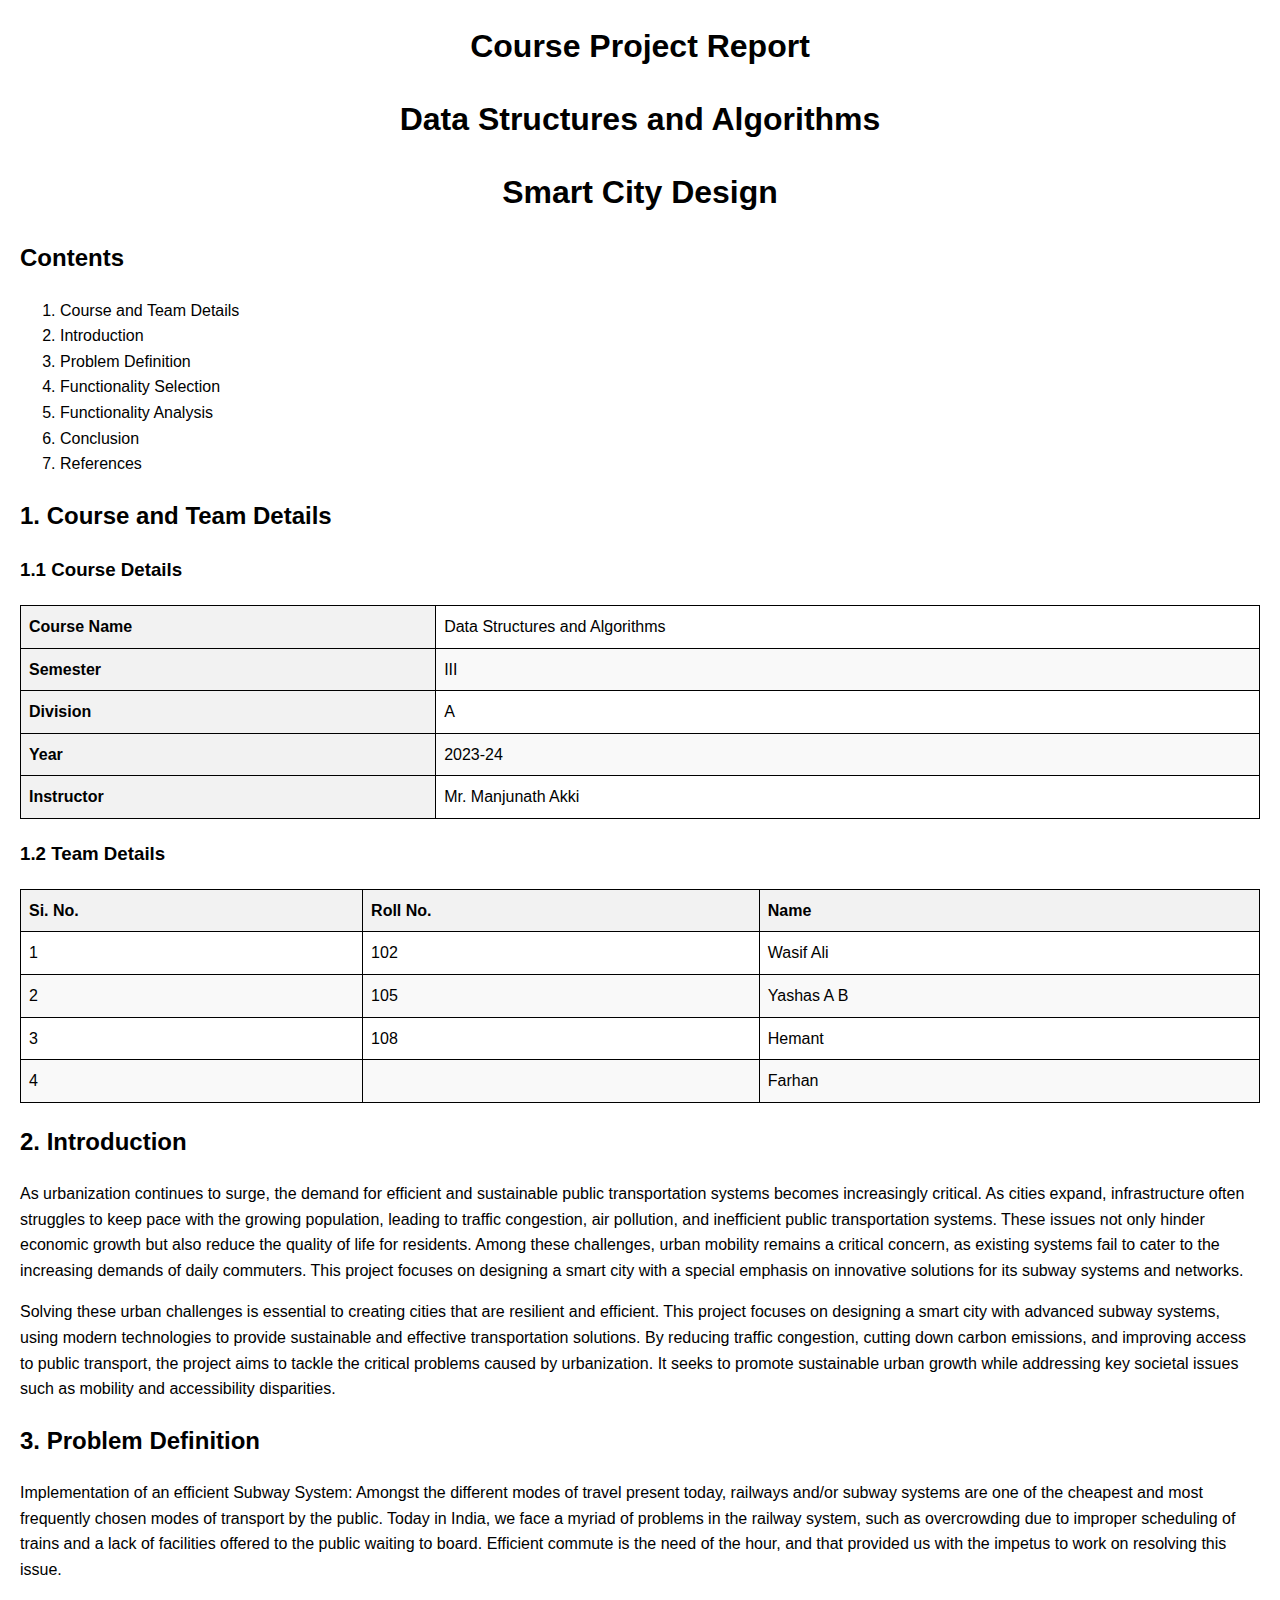
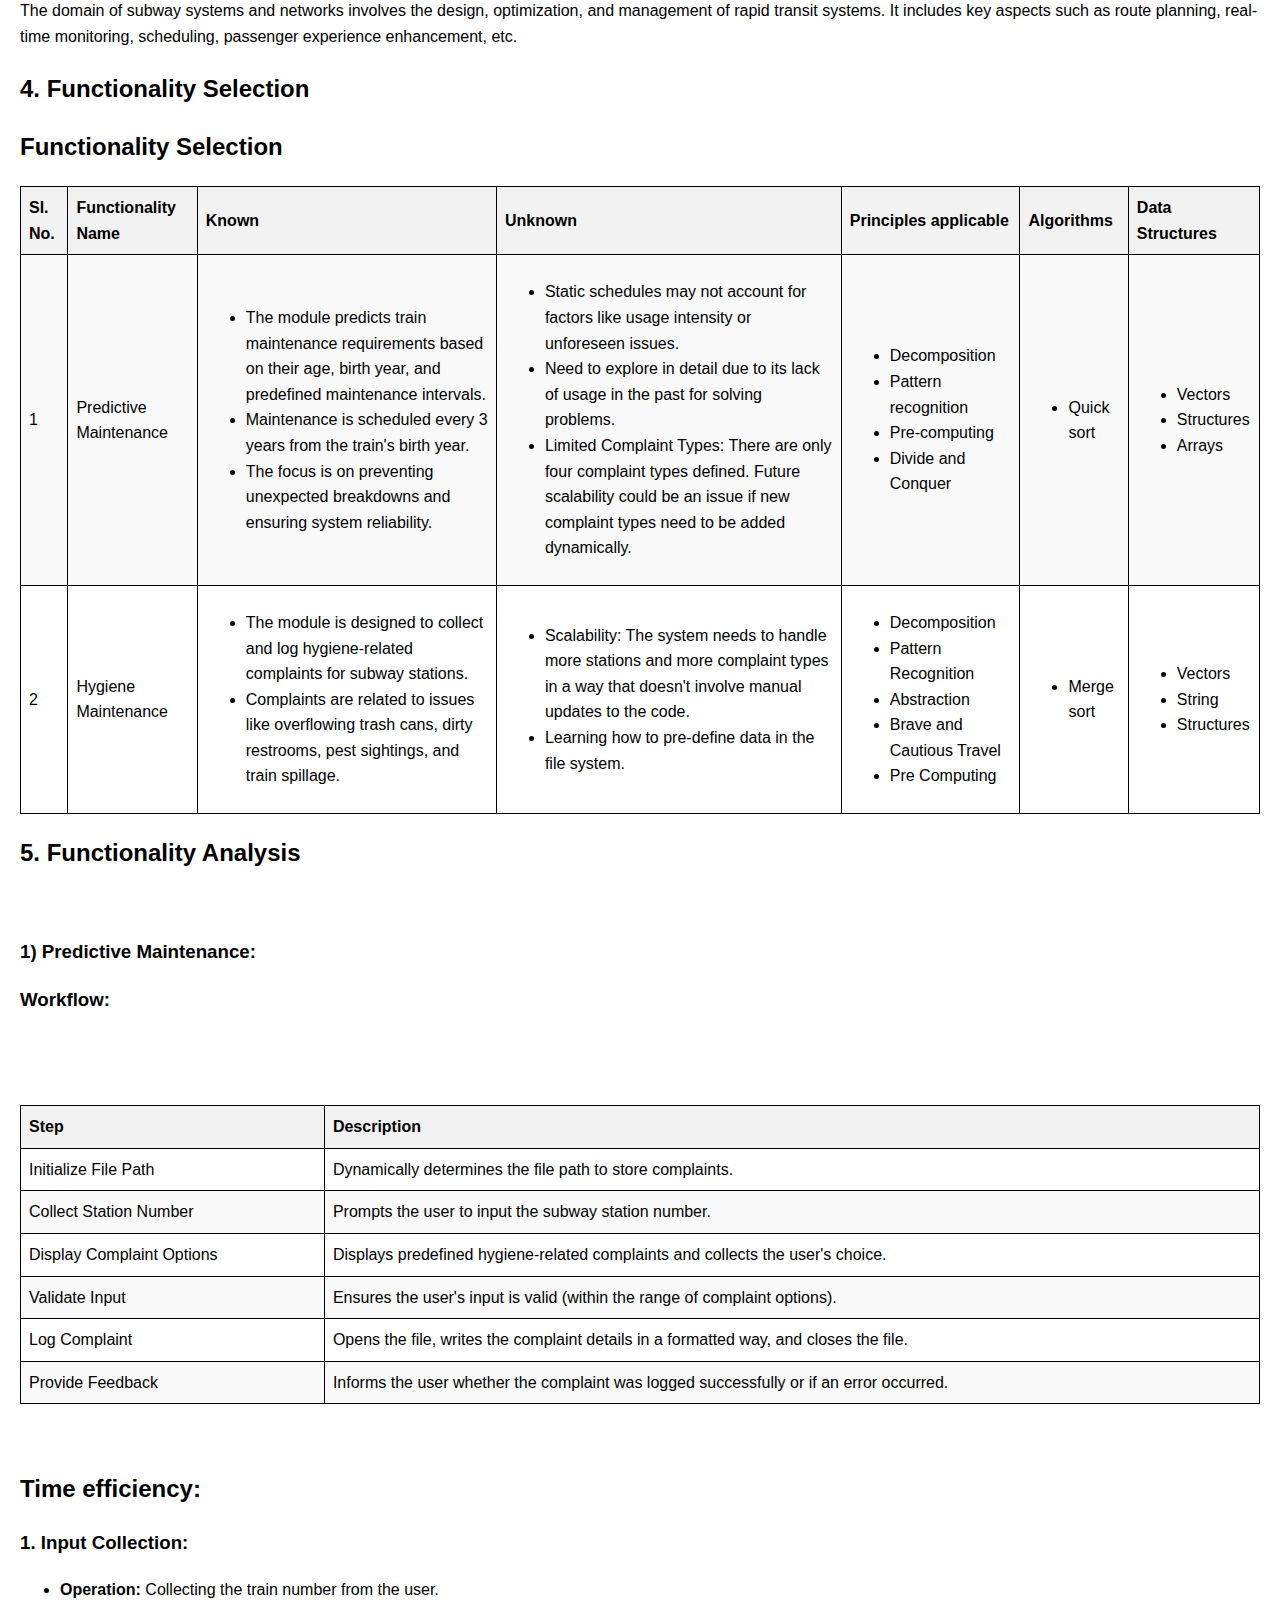
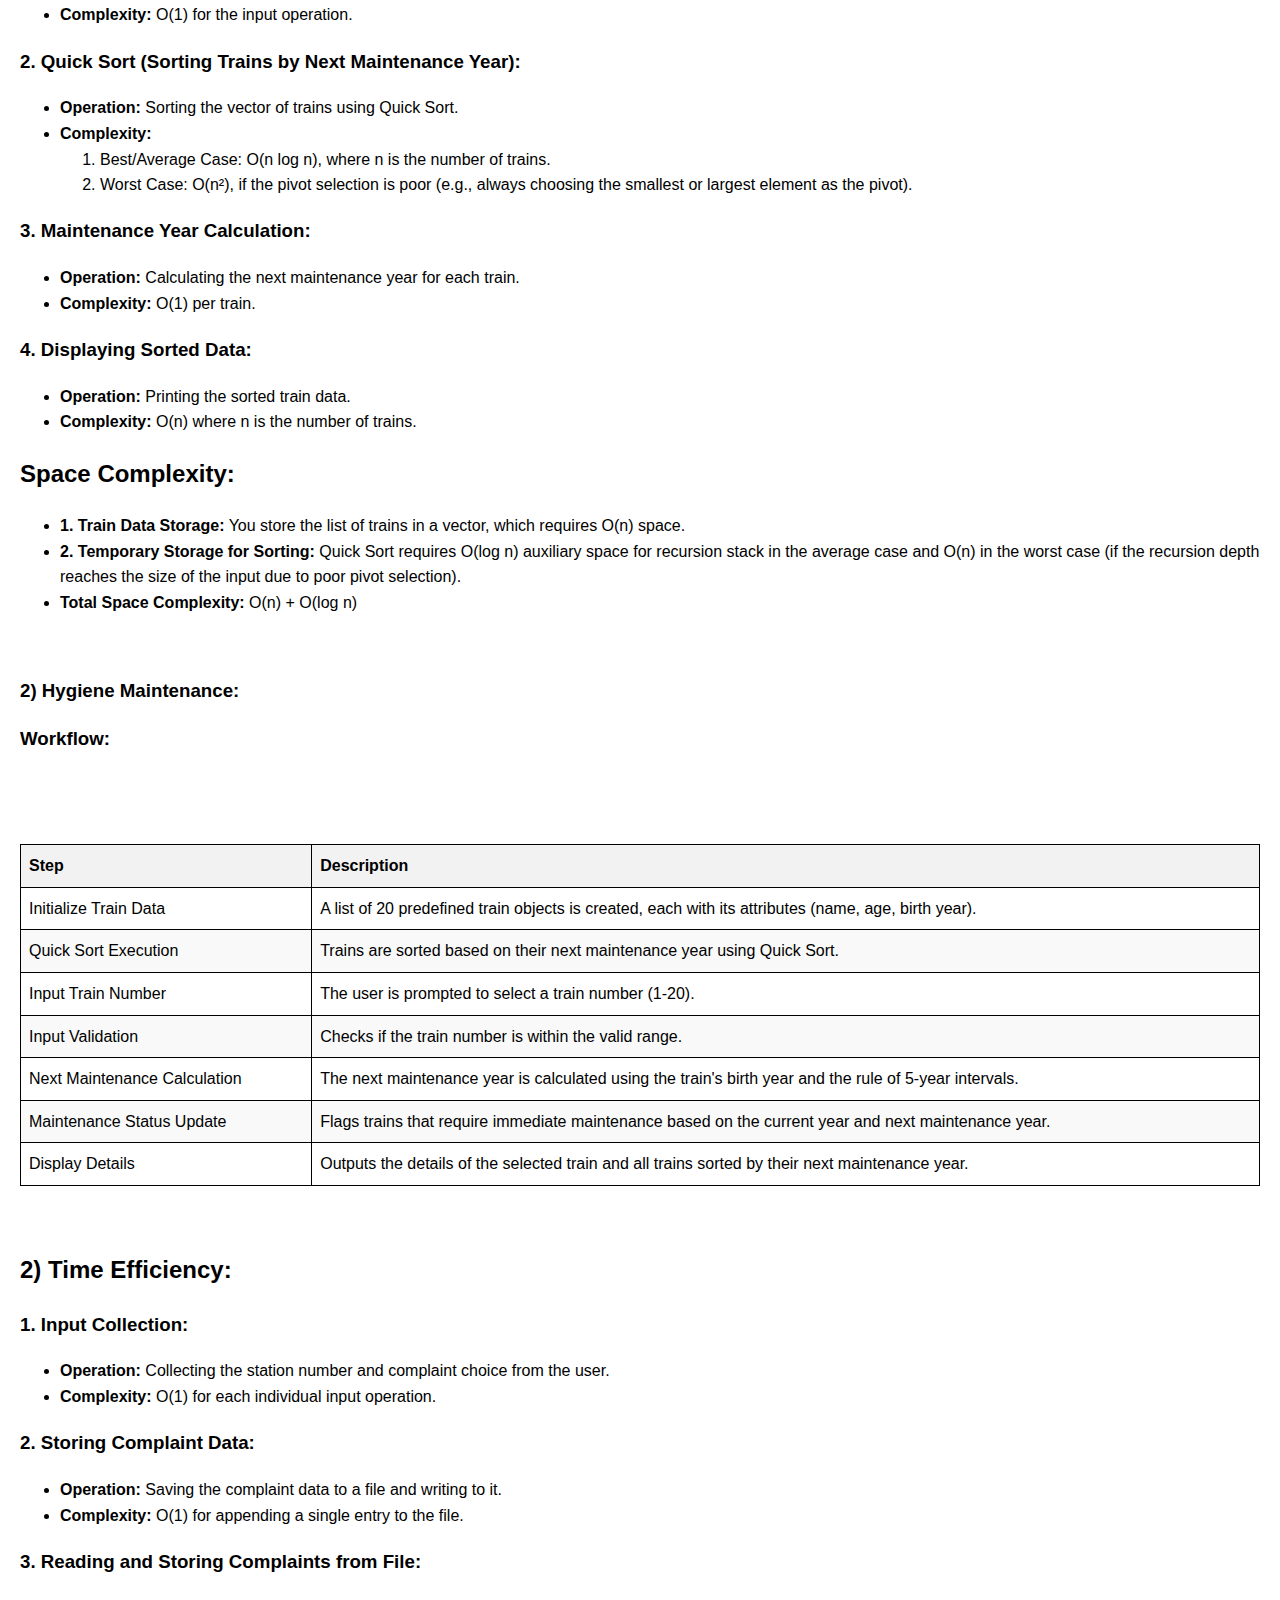
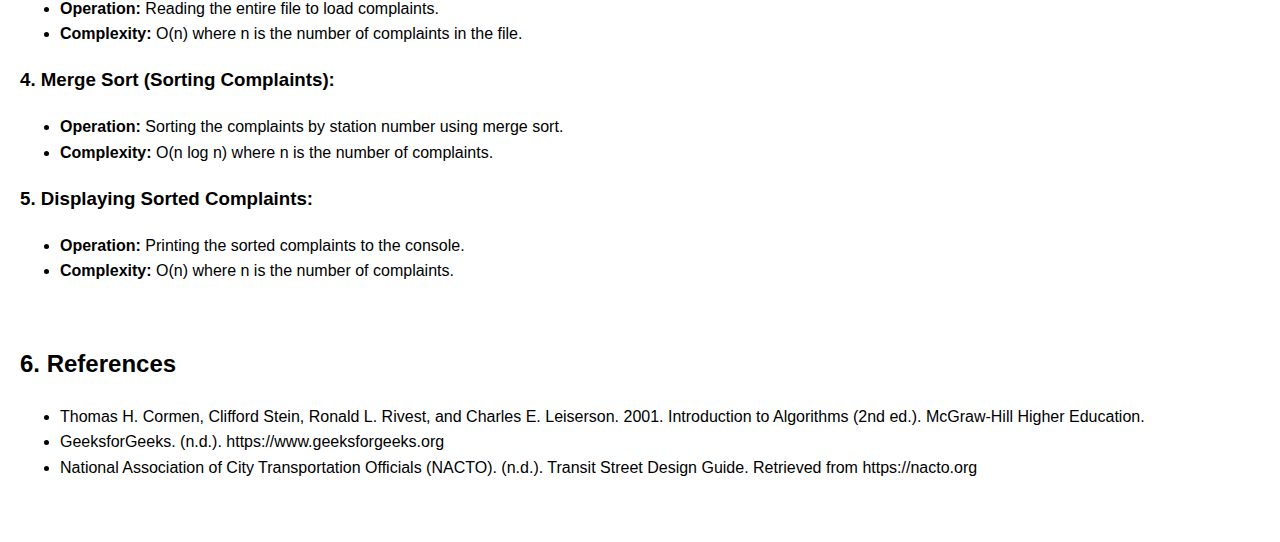
<file: course details/index.html>
<!DOCTYPE html>
<html lang="en">

<head>
    <meta charset="UTF-8">
    <meta name="viewport" content="width=device-width, initial-scale=1.0">
    <title>Course Project Report</title>
    <style>
        body {
            font-family: Arial, sans-serif;
            line-height: 1.6;
            margin: 20px;
        }

        h1 {
            text-align: center;
        }

        h2, h3, p, ol {
            text-align: left;
        }

        table {
            width: 100%;
            border-collapse: collapse;
            margin: 20px 0;
        }

        th, td {
            border: 1px solid #ddd;
            padding: 8px;
            text-align: left;
        }

        th {
            background-color: #f4f4f4;
            text-align: left;
        }

        tr:nth-child(even) {
            background-color: #f9f9f9;
        }

        tr:hover {
            background-color: #f1f1f1;
        }

        caption {
            font-size: 1.2em;
            font-weight: bold;
            margin-bottom: 10px;
        }
    </style>
</head>

<body>
    <h1>Course Project Report</h1>
    <h1>Data Structures and Algorithms</h1>
    <h1>Smart City Design</h1>
    

    <h2>Contents</h2>
    <ol>
        <li>Course and Team Details</li>
        <li>Introduction</li>
        <li>Problem Definition</li>
        <li>Functionality Selection</li>
        <li>Functionality Analysis</li>
        <li>Conclusion</li>
        <li>References</li>
    </ol>

    <h2>1. Course and Team Details</h2>
    <h3>1.1 Course Details</h3>
    <table>
        <tr><th>Course Name</th><td>Data Structures and Algorithms</td></tr>
        <tr><th>Semester</th><td>III</td></tr>
        <tr><th>Division</th><td>A</td></tr>
        <tr><th>Year</th><td>2023-24</td></tr>
        <tr><th>Instructor</th><td>Mr. Manjunath Akki</td></tr>
    </table>

    <h3>1.2 Team Details</h3>
    <table>
        <thead>
            <tr>
                <th>Si. No.</th>
                <th>Roll No.</th>
                <th>Name</th>
            </tr>
        </thead>
        <tbody>
            <tr><td>1</td><td>102</td><td>Wasif Ali</td></tr>
            <tr><td>2</td><td>105</td><td>Yashas A B</td></tr>
            <tr><td>3</td><td>108</td><td>Hemant</td></tr>
            <tr><td>4</td><td></td><td>Farhan</td></tr>
        </tbody>
    </table>

    <h2>2. Introduction</h2>
    <p>As urbanization continues to surge, the demand for efficient and sustainable public transportation systems becomes increasingly critical. As cities expand, infrastructure often struggles to keep pace with the growing population, leading to traffic congestion, air pollution, and inefficient public transportation systems. These issues not only hinder economic growth but also reduce the quality of life for residents. Among these challenges, urban mobility remains a critical concern, as existing systems fail to cater to the increasing demands of daily commuters. This project focuses on designing a smart city with a special emphasis on innovative solutions for its subway systems and networks. </p>

    <p>Solving these urban challenges is essential to creating cities that are resilient and efficient. This project focuses on designing a smart city with advanced subway systems, using modern technologies to provide sustainable and effective transportation solutions. By reducing traffic congestion, cutting down carbon emissions, and improving access to public transport, the project aims to tackle the critical problems caused by urbanization. It seeks to promote sustainable urban growth while addressing key societal issues such as mobility and accessibility disparities.</p>

    <h2>3. Problem Definition</h2>
    <p>Implementation of an efficient Subway System: 
    Amongst the different modes of travel present today, railways and/or subway systems are one of the cheapest and most frequently chosen modes of transport by the public. Today in India, we face a myriad of problems in the railway system, such as overcrowding due to improper scheduling of trains and a lack of facilities offered to the public waiting to board. Efficient commute is the need of the hour, and that provided us with the impetus to work on resolving this issue.</p>

    <p>The domain of subway systems and networks involves the design, optimization, and management of rapid transit systems. It includes key aspects such as route planning, real-time monitoring, scheduling, passenger experience enhancement, etc.</p>

    <h2>4. Functionality Selection</h2>
    <!DOCTYPE html>
    <html>
    <head>
        <title>Functionality Selection</title>
        <style>
            table {
                border-collapse: collapse;
                width: 100%;
            }

            th, td {
                border: 1px solid black;
                padding: 8px;
                text-align: left;
            }

            th {
                background-color: #f2f2f2;
            }
        </style>
    </head>
    <body>
  <h2>Functionality Selection</h2>

    <table>
        <tr>
            <th>Sl. No.</th>
            <th>Functionality Name</th>
            <th>Known</th>
            <th>Unknown</th>
            <th>Principles applicable</th>
            <th>Algorithms</th>
            <th>Data Structures</th>
        </tr>
        <tr>
            <td>1</td>
            <td>Predictive Maintenance</td>
            <td>
                <ul>
                    <li>The module predicts train maintenance requirements based on their age, birth year, and predefined maintenance intervals.</li>
                    <li>Maintenance is scheduled every 3 years from the train's birth year.</li>
                    <li>The focus is on preventing unexpected breakdowns and ensuring system reliability.</li>
                </ul>
            </td>
            <td>
                <ul>
                    <li>Static schedules may not account for factors like usage intensity or unforeseen issues.</li>
                    <li>Need to explore in detail due to its lack of usage in the past for solving problems.</li>
                    <li>Limited Complaint Types: There are only four complaint types defined. Future scalability could be an issue if new complaint types need to be added dynamically.</li>
                </ul>
            </td>
            <td>
                <ul>
                    <li>Decomposition</li>
                    <li>Pattern recognition</li>
                    <li>Pre-computing</li>
                    <li>Divide and Conquer</li>
                </ul>
            </td>
            <td>
                <ul>
                    <li>Quick sort</li>
                </ul>
            </td>
            <td>
                <ul>
                    <li>Vectors</li>
                    <li>Structures</li>
                    <li>Arrays</li>
                </ul>
            </td>
        </tr>
        <tr>
            <td>2</td>
            <td>Hygiene Maintenance</td>
            <td>
                <ul>
                    <li>The module is designed to collect and log hygiene-related complaints for subway stations.</li>
                    <li>Complaints are related to issues like overflowing trash cans, dirty restrooms, pest sightings, and train spillage.</li>
                </ul>
            </td>
            <td>
                <ul>
                    <li>Scalability: The system needs to handle more stations and more complaint types in a way that doesn't involve manual updates to the code.</li>
                    <li>Learning how to pre-define data in the file system.</li>
                </ul>
            </td>
            <td>
                <ul>
                    <li>Decomposition</li>
                    <li>Pattern Recognition</li>
                    <li>Abstraction</li>
                    <li>Brave and Cautious Travel</li>
                    <li>Pre Computing</li>
                </ul>
            </td>
            <td>
                <ul>
                    <li>Merge sort</li>
                </ul>
            </td>
            <td>
                <ul>
                    <li>Vectors</li>
                    <li>String</li>
                    <li>Structures</li>
                </ul>
            </td>
        </tr>
    </table>

    </body>
    </html>

    <h2>5. Functionality Analysis</h2>
   


      <h3>1) Predictive Maintenance:</h3>
    <h3> Workflow:</h3>
     <table>

        <thead>

            <tr>

                <th>Step</th>

                <th>Description</th>

            </tr>

        </thead>

        <tbody>

            <tr>

                <td>Initialize File Path</td>

                <td>Dynamically determines the file path to store complaints.</td>

            </tr>

            <tr>

                <td>Collect Station Number</td>

                <td>Prompts the user to input the subway station number.</td>

            </tr>

            <tr>

                <td>Display Complaint Options</td>

                <td>Displays predefined hygiene-related complaints and collects the user's choice.</td>

            </tr>

            <tr>

                <td>Validate Input</td>

                <td>Ensures the user's input is valid (within the range of complaint options).</td>

            </tr>

            <tr>

                <td>Log Complaint</td>

                <td>Opens the file, writes the complaint details in a formatted way, and closes the file.</td>

            </tr>

            <tr>

                <td>Provide Feedback</td>

                <td>Informs the user whether the complaint was logged successfully or if an error occurred.</td>

            </tr>

        </tbody>

    </table>
      <h2> Time efficiency:</h2>
    
    <h3>1. Input Collection:</h3>
    <ul>
        <li><strong>Operation:</strong> Collecting the train number from the user.</li>
        <li><strong>Complexity:</strong> O(1) for the input operation.</li>
    </ul>

    <h3>2. Quick Sort (Sorting Trains by Next Maintenance Year):</h3>
    <ul>
        <li><strong>Operation:</strong> Sorting the vector of trains using Quick Sort.</li>
        <li><strong>Complexity:</strong></li>
        <ol>
            <li>Best/Average Case: O(n log n), where n is the number of trains.</li>
            <li>Worst Case: O(n²), if the pivot selection is poor (e.g., always choosing the smallest or largest element as the pivot).</li>
        </ol>
    </ul>

    <h3>3. Maintenance Year Calculation:</h3>
    <ul>
        <li><strong>Operation:</strong> Calculating the next maintenance year for each train.</li>
        <li><strong>Complexity:</strong> O(1) per train.</li>
    </ul>

    <h3>4. Displaying Sorted Data:</h3>
    <ul>
        <li><strong>Operation:</strong> Printing the sorted train data.</li>
        <li><strong>Complexity:</strong> O(n) where n is the number of trains.</li>
    </ul>

    <h2>Space Complexity:</h2>
    <ul>
        <li><strong>1. Train Data Storage:</strong> You store the list of trains in a vector<Train>, which requires O(n) space.</li>
        <li><strong>2. Temporary Storage for Sorting:</strong> Quick Sort requires O(log n) auxiliary space for recursion stack in the average case and O(n) in the worst case (if the recursion depth reaches the size of the input due to poor pivot selection).</li>
        <li><strong>Total Space Complexity:</strong> O(n) + O(log n)</li>
    </ul>

    


    <h3>2) Hygiene Maintenance:</h3>
    <h3> Workflow:</h3>
      <table>

     

        <thead>

            <tr>

                <th>Step</th>

                <th>Description</th>

            </tr>

        </thead>

        <tbody>

            <tr>

                <td>Initialize Train Data</td>

                <td>A list of 20 predefined train objects is created, each with its attributes (name, age, birth year).</td>

            </tr>

            <tr>

                <td>Quick Sort Execution</td>

                <td>Trains are sorted based on their next maintenance year using Quick Sort.</td>

            </tr>

            <tr>

                <td>Input Train Number</td>

                <td>The user is prompted to select a train number (1-20).</td>

            </tr>

            <tr>

                <td>Input Validation</td>

                <td>Checks if the train number is within the valid range.</td>

            </tr>

            <tr>

                <td>Next Maintenance Calculation</td>

                <td>The next maintenance year is calculated using the train's birth year and the rule of 5-year intervals.</td>

            </tr>

            <tr>

                <td>Maintenance Status Update</td>

                <td>Flags trains that require immediate maintenance based on the current year and next maintenance year.</td>

            </tr>

            <tr>

                <td>Display Details</td>

                <td>Outputs the details of the selected train and all trains sorted by their next maintenance year.</td>

            </tr>

        </tbody>

    </table>
    
      <h2>2) Time Efficiency:</h2>
   

    <h3>1. Input Collection:</h3>
    <ul>
        <li><strong>Operation:</strong> Collecting the station number and complaint choice from the user.</li>
        <li><strong>Complexity:</strong> O(1) for each individual input operation.</li>
    </ul>

    <h3>2. Storing Complaint Data:</h3>
    <ul>
        <li><strong>Operation:</strong> Saving the complaint data to a file and writing to it.</li>
        <li><strong>Complexity:</strong> O(1) for appending a single entry to the file.</li>
    </ul>

    <h3>3. Reading and Storing Complaints from File:</h3>
    <ul>
        <li><strong>Operation:</strong> Reading the entire file to load complaints.</li>
        <li><strong>Complexity:</strong> O(n) where n is the number of complaints in the file.</li>
    </ul>

    <h3>4. Merge Sort (Sorting Complaints):</h3>
    <ul>
        <li><strong>Operation:</strong> Sorting the complaints by station number using merge sort.</li>
        <li><strong>Complexity:</strong> O(n log n) where n is the number of complaints.</li>
    </ul>

    <h3>5. Displaying Sorted Complaints:</h3>
    <ul>
        <li><strong>Operation:</strong> Printing the sorted complaints to the console.</li>
        <li><strong>Complexity:</strong> O(n) where n is the number of complaints.</li>
    </ul>

  

<h2>6. References</h2>
    <ul>
        <li>Thomas H. Cormen, Clifford Stein, Ronald L. Rivest, and Charles E. Leiserson. 2001. Introduction to Algorithms (2nd ed.). McGraw-Hill Higher Education.</li>
        <li>GeeksforGeeks. (n.d.). https://www.geeksforgeeks.org</li>
        <li>National Association of City Transportation Officials (NACTO). (n.d.). Transit Street Design Guide. Retrieved from https://nacto.org</li>
    </ul>

 

</body>



</html>
</file>
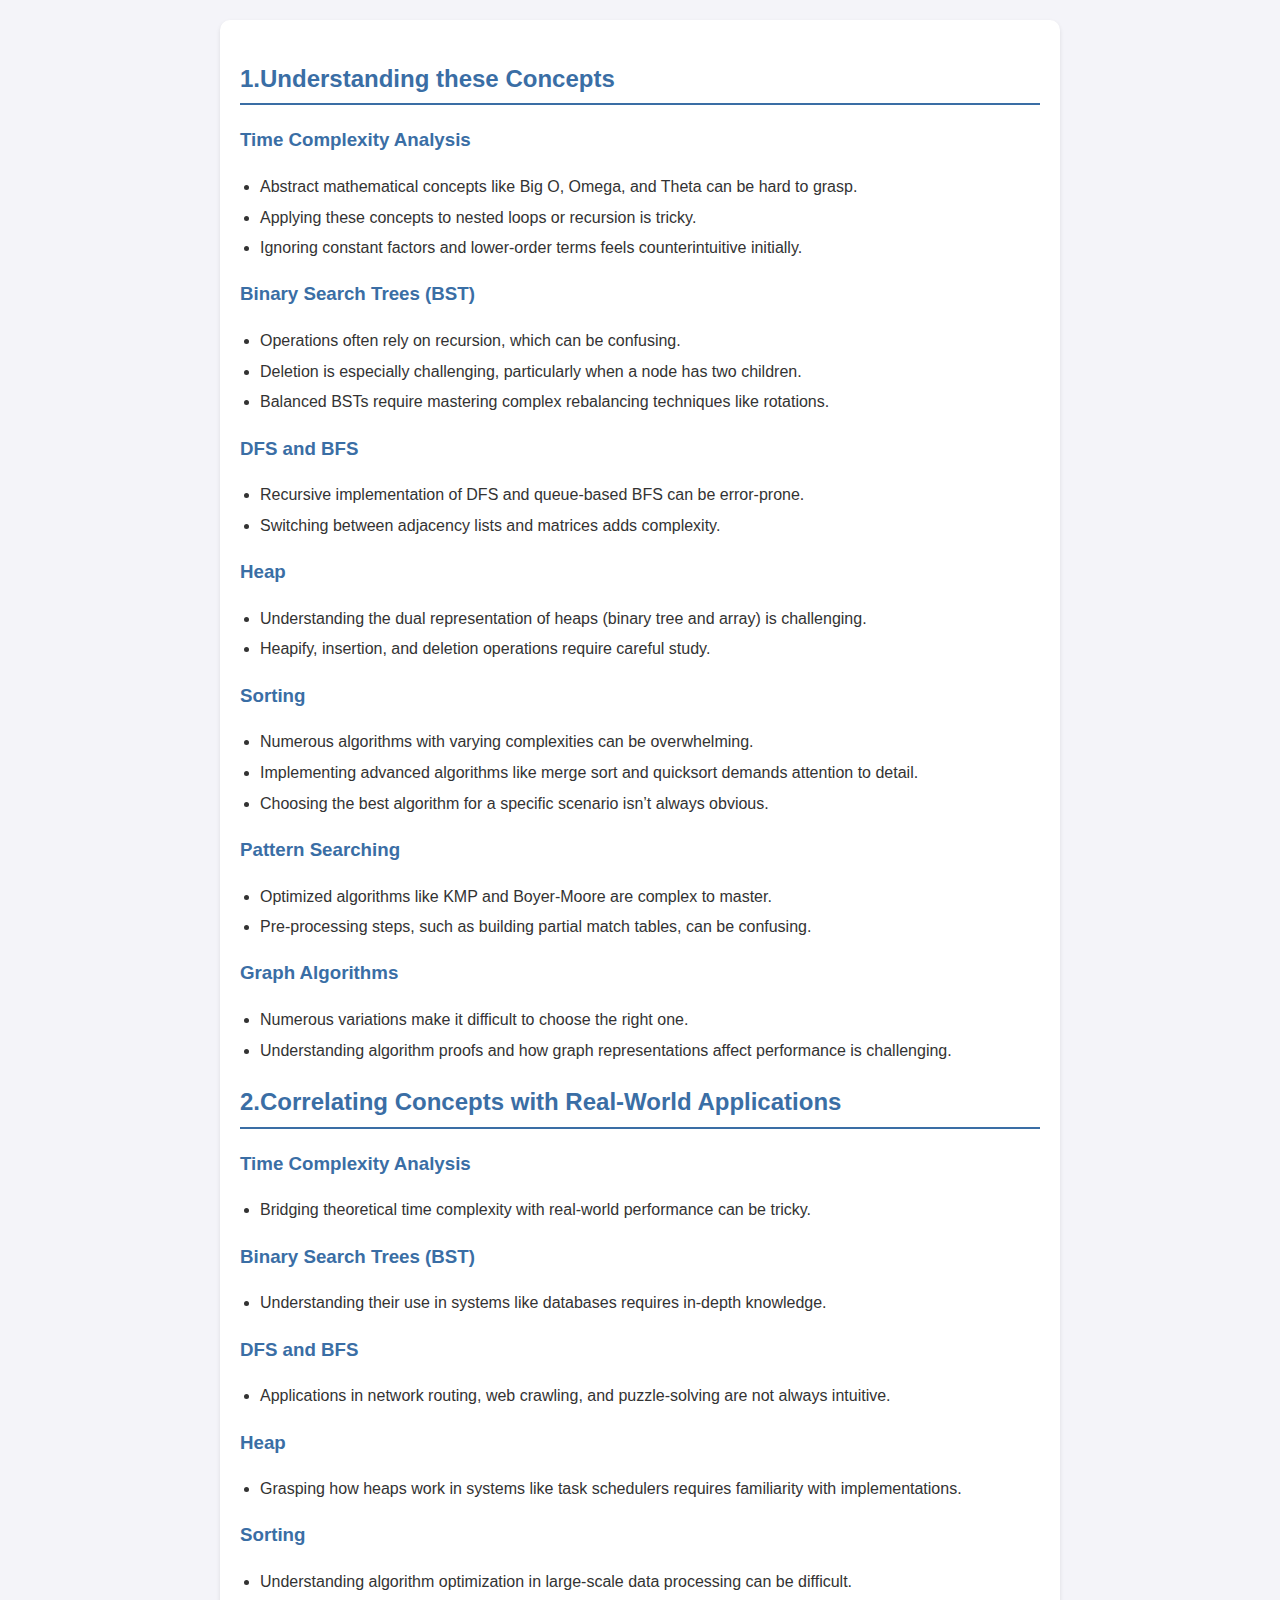
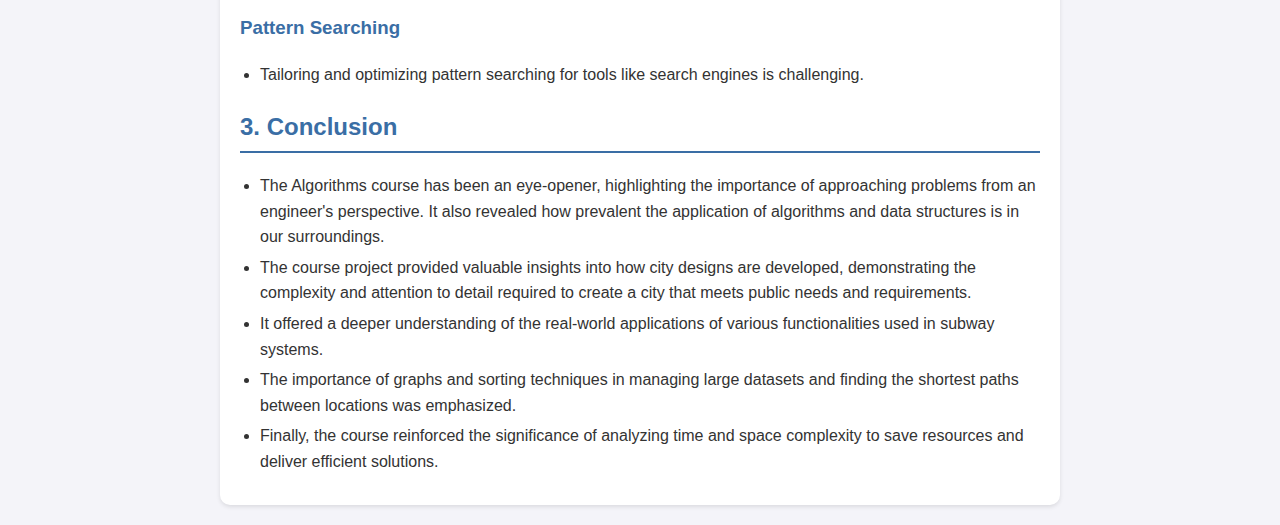
<file: Reflections/index.html>
<!DOCTYPE html>
<html lang="en">
<head>
    <meta charset="UTF-8">
    <meta name="viewport" content="width=device-width, initial-scale=1.0">
    <title>Reflections</title>
    <style>
        body {
            font-family: Arial, sans-serif;
            line-height: 1.6;
            margin: 0;
            padding: 0;
            background: #f4f4f9;
            color: #333;
        }
        header {
            background: #d5dde6;
            color: #fff;
            padding: 10px 20px;
            text-align: center;
        }
        .container {
            max-width: 800px;
            margin: 20px auto;
            padding: 20px;
            background: #fff;
            border-radius: 10px;
            box-shadow: 0 2px 4px rgba(0, 0, 0, 0.1);
        }
        h1, h2, h3 {
            color: #3a6ea5;
        }
        h1 {
            font-size: 2em;
            margin-bottom: 10px;
        }
        h2 {
            margin-top: 20px;
            border-bottom: 2px solid #3a6ea5;
            padding-bottom: 5px;
        }
        ul {
            margin: 10px 0;
            padding-left: 20px;
        }
        li {
            margin-bottom: 5px;
        }
        .code {
            background: #eef;
            padding: 5px 10px;
            border-radius: 5px;
            font-family: monospace;
        }
    </style>
</head>
<body>

    <div class="container">
        <h2>1.Understanding these Concepts</h2>
        <h3>Time Complexity Analysis</h3>
        <ul>
            <li>Abstract mathematical concepts like Big O, Omega, and Theta can be hard to grasp.</li>
            <li>Applying these concepts to nested loops or recursion is tricky.</li>
            <li>Ignoring constant factors and lower-order terms feels counterintuitive initially.</li>
        </ul>

        <h3>Binary Search Trees (BST)</h3>
        <ul>
            <li>Operations often rely on recursion, which can be confusing.</li>
            <li>Deletion is especially challenging, particularly when a node has two children.</li>
            <li>Balanced BSTs require mastering complex rebalancing techniques like rotations.</li>
        </ul>

        <h3>DFS and BFS</h3>
        <ul>
            <li>Recursive implementation of DFS and queue-based BFS can be error-prone.</li>
            <li>Switching between adjacency lists and matrices adds complexity.</li>
        </ul>

        <h3>Heap</h3>
        <ul>
            <li>Understanding the dual representation of heaps (binary tree and array) is challenging.</li>
            <li>Heapify, insertion, and deletion operations require careful study.</li>
        </ul>

        <h3>Sorting</h3>
        <ul>
            <li>Numerous algorithms with varying complexities can be overwhelming.</li>
            <li>Implementing advanced algorithms like merge sort and quicksort demands attention to detail.</li>
            <li>Choosing the best algorithm for a specific scenario isn’t always obvious.</li>
        </ul>

        <h3>Pattern Searching</h3>
        <ul>
            <li>Optimized algorithms like KMP and Boyer-Moore are complex to master.</li>
            <li>Pre-processing steps, such as building partial match tables, can be confusing.</li>
        </ul>

        <h3>Graph Algorithms</h3>
        <ul>
            <li>Numerous variations make it difficult to choose the right one.</li>
            <li>Understanding algorithm proofs and how graph representations affect performance is challenging.</li>
        </ul>

        <h2>2.Correlating Concepts with Real-World Applications</h2>
        <h3>Time Complexity Analysis</h3>
        <ul>
            <li>Bridging theoretical time complexity with real-world performance can be tricky.</li>
        </ul>

        <h3>Binary Search Trees (BST)</h3>
        <ul>
            <li>Understanding their use in systems like databases requires in-depth knowledge.</li>
        </ul>

        <h3>DFS and BFS</h3>
        <ul>
            <li>Applications in network routing, web crawling, and puzzle-solving are not always intuitive.</li>
        </ul>

        <h3>Heap</h3>
        <ul>
            <li>Grasping how heaps work in systems like task schedulers requires familiarity with implementations.</li>
        </ul>

        <h3>Sorting</h3>
        <ul>
            <li>Understanding algorithm optimization in large-scale data processing can be difficult.</li>
        </ul>

        <h3>Pattern Searching</h3>
        <ul>
            <li>Tailoring and optimizing pattern searching for tools like search engines is challenging.</li>
        </ul>

       
        <h2>3. Conclusion</h2>
        <ul>
            <li>The Algorithms course has been an eye-opener, highlighting the importance of approaching problems from an engineer's perspective. It also revealed how prevalent the application of algorithms and data structures is in our surroundings.</li>
            <li>The course project provided valuable insights into how city designs are developed, demonstrating the complexity and attention to detail required to create a city that meets public needs and requirements.</li>
            <li>It offered a deeper understanding of the real-world applications of various functionalities used in subway systems.</li>
            <li>The importance of graphs and sorting techniques in managing large datasets and finding the shortest paths between locations was emphasized.</li>
            <li>Finally, the course reinforced the significance of analyzing time and space complexity to save resources and deliver efficient solutions.</li>
        </ul>

    </div>
</body>
</html>
</file>
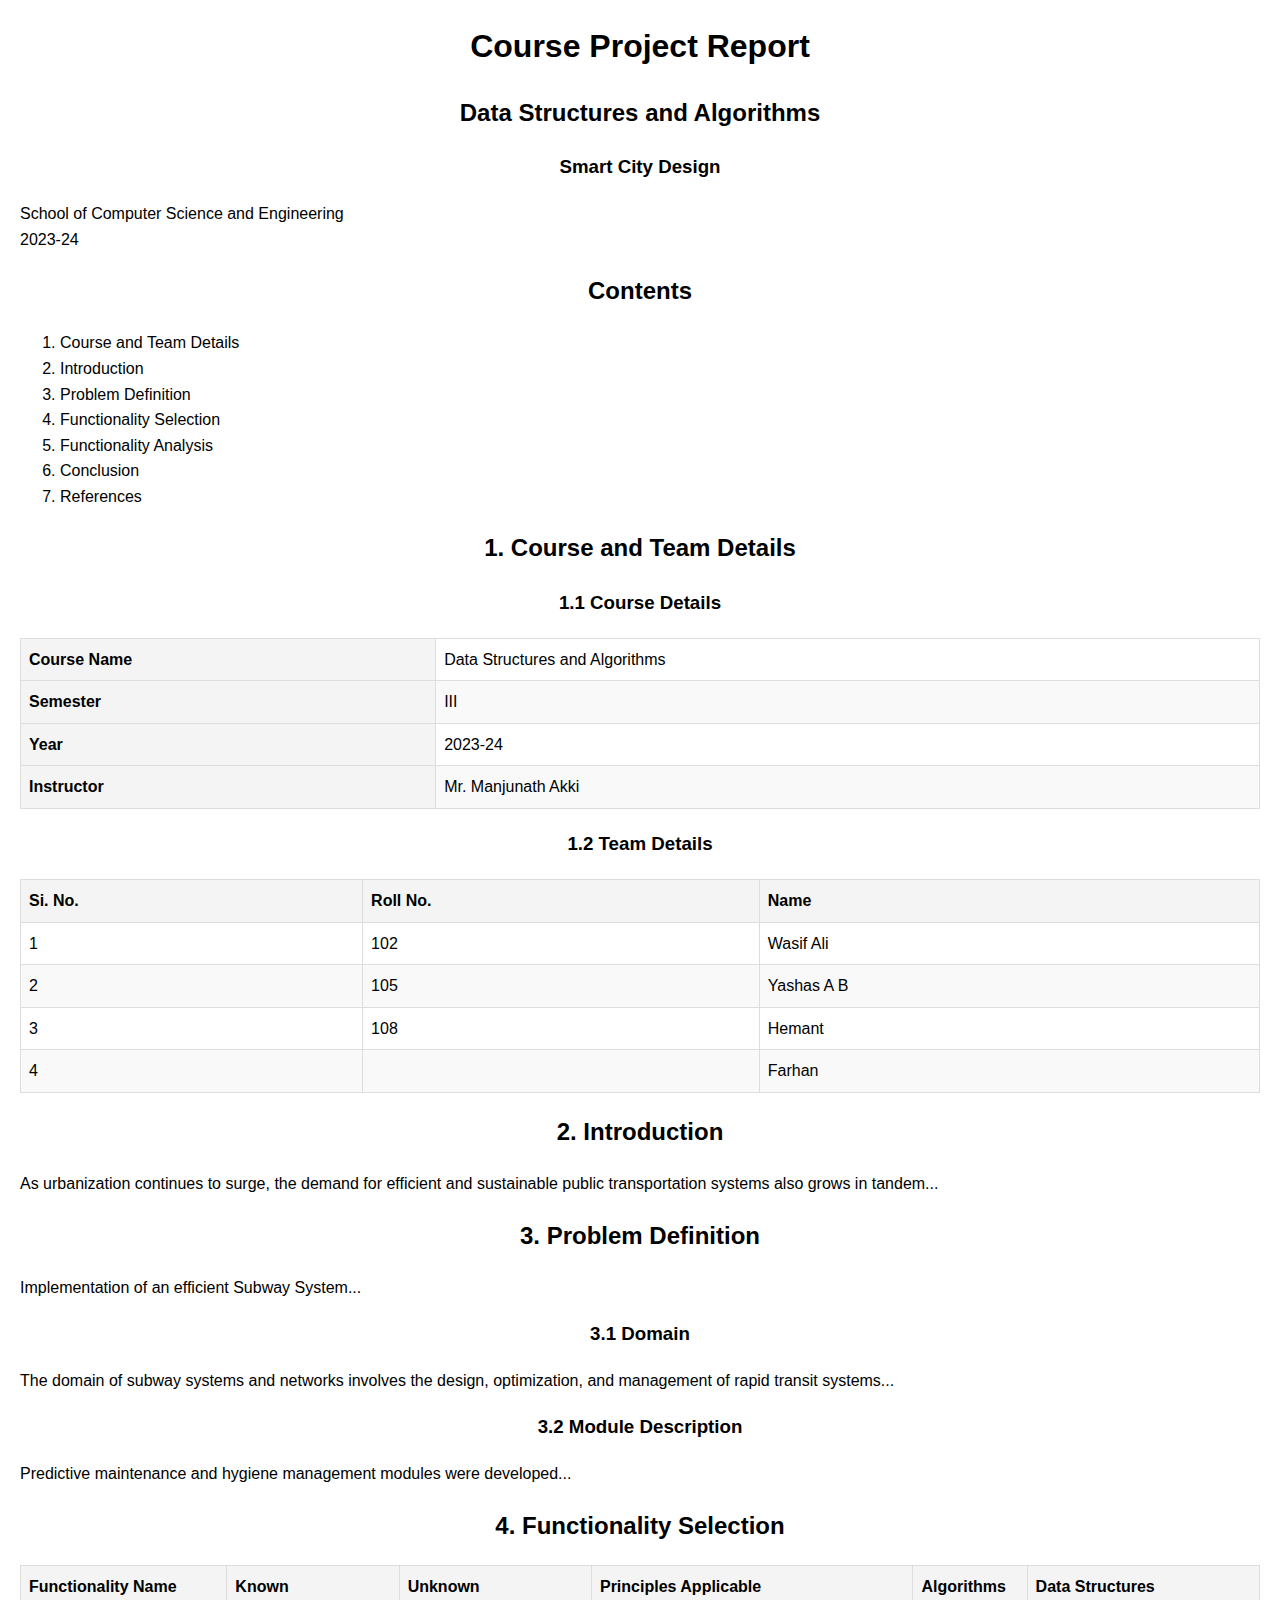
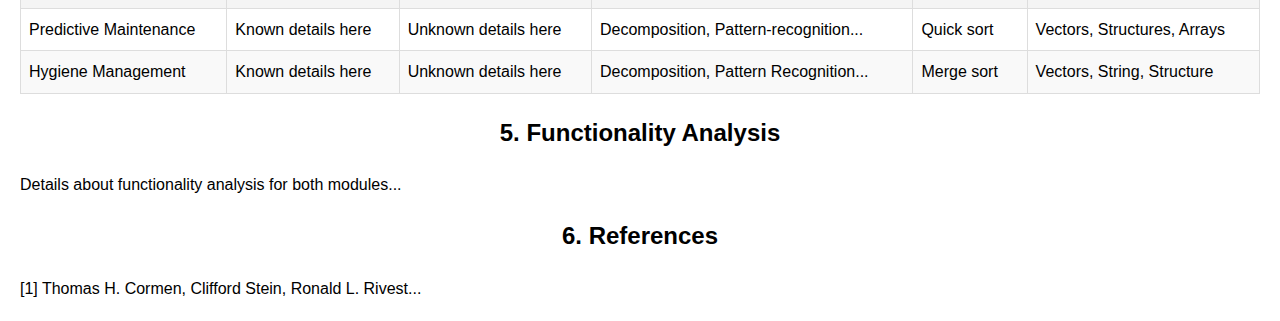
<file: Course project details.html>
<!DOCTYPE html>
<html lang="en">

<head>
    <meta charset="UTF-8">
    <meta name="viewport" content="width=device-width, initial-scale=1.0">
    <title>Course Project Report</title>
    <style>
        body {
            font-family: Arial, sans-serif;
            line-height: 1.6;
            margin: 20px;
        }
        h1, h2, h3 {
            text-align: center;
        }
        table {
            width: 100%;
            border-collapse: collapse;
            margin: 20px 0;
        }
        th, td {
            border: 1px solid #ddd;
            padding: 8px;
        }
        th {
            background-color: #f4f4f4;
            text-align: left;
        }
        tr:nth-child(even) {
            background-color: #f9f9f9;
        }
    </style>
</head>

<body>
    <h1>Course Project Report</h1>
    <h2>Data Structures and Algorithms</h2>
    <h3>Smart City Design</h3>
    <p>School of Computer Science and Engineering<br>2023-24</p>

    <h2>Contents</h2>
    <ol>
        <li>Course and Team Details</li>
        <li>Introduction</li>
        <li>Problem Definition</li>
        <li>Functionality Selection</li>
        <li>Functionality Analysis</li>
        <li>Conclusion</li>
        <li>References</li>
    </ol>

    <h2>1. Course and Team Details</h2>
    <h3>1.1 Course Details</h3>
    <table>
        <tr><th>Course Name</th><td>Data Structures and Algorithms</td></tr>
        <tr><th>Semester</th><td>III</td></tr>
        <tr><th>Year</th><td>2023-24</td></tr>
        <tr><th>Instructor</th><td>Mr. Manjunath Akki</td></tr>
    </table>

    <h3>1.2 Team Details</h3>
    <table>
        <thead>
            <tr>
                <th>Si. No.</th>
                <th>Roll No.</th>
                <th>Name</th>
            </tr>
        </thead>
        <tbody>
            <tr><td>1</td><td>102</td><td>Wasif Ali</td></tr>
            <tr><td>2</td><td>105</td><td>Yashas A B</td></tr>
            <tr><td>3</td><td>108</td><td>Hemant</td></tr>
            <tr><td>4</td><td></td><td>Farhan</td></tr>
        </tbody>
    </table>

    <h2>2. Introduction</h2>
    <p>As urbanization continues to surge, the demand for efficient and sustainable public transportation systems also grows in tandem...</p>

    <h2>3. Problem Definition</h2>
    <p>Implementation of an efficient Subway System...</p>

    <h3>3.1 Domain</h3>
    <p>The domain of subway systems and networks involves the design, optimization, and management of rapid transit systems...</p>

    <h3>3.2 Module Description</h3>
    <p>Predictive maintenance and hygiene management modules were developed...</p>

    <h2>4. Functionality Selection</h2>
    <table>
        <thead>
            <tr>
                <th>Functionality Name</th>
                <th>Known</th>
                <th>Unknown</th>
                <th>Principles Applicable</th>
                <th>Algorithms</th>
                <th>Data Structures</th>
            </tr>
        </thead>
        <tbody>
            <tr>
                <td>Predictive Maintenance</td>
                <td>Known details here</td>
                <td>Unknown details here</td>
                <td>Decomposition, Pattern-recognition...</td>
                <td>Quick sort</td>
                <td>Vectors, Structures, Arrays</td>
            </tr>
            <tr>
                <td>Hygiene Management</td>
                <td>Known details here</td>
                <td>Unknown details here</td>
                <td>Decomposition, Pattern Recognition...</td>
                <td>Merge sort</td>
                <td>Vectors, String, Structure</td>
            </tr>
        </tbody>
    </table>

    <h2>5. Functionality Analysis</h2>
    <p>Details about functionality analysis for both modules...</p>

   

    <h2>6. References</h2>
    <p>[1] Thomas H. Cormen, Clifford Stein, Ronald L. Rivest...</p>
</body>

</html>
</file>
<file: style.css>
/* Reset default margin and padding */
* {
    margin: 0;
    padding: 0;
    box-sizing: border-box;
}

/* Global Styles */
body {
    font-family: 'Poppins', sans-serif;
    background: linear-gradient(135deg, #eef2f3, #8e9eab);
    margin: 0;
    padding: 20px;
    display: flex;
    justify-content: center;
    align-items: flex-start;
    min-height: 100vh;
    color: #333;
}

/* Main Container */
section {
    background: #ffffff;
    padding: 2rem;
    width: 90%;
    max-width: 800px;
    box-shadow: 0 8px 20px rgba(0, 0, 0, 0.1);
    border-radius: 12px;
    margin-top: 30px;
    transition: transform 0.3s ease, box-shadow 0.3s ease;
}

section:hover {
    transform: translateY(-10px);
    box-shadow: 0 12px 30px rgba(0, 0, 0, 0.2);
}

/* Header */
header {
    background: linear-gradient(135deg, #6a11cb, #2575fc);
    color: white;
    padding: 2rem;
    border-radius: 12px;
    text-align: center;
    margin-bottom: 1.5rem;
    box-shadow: 0 4px 10px rgba(0, 0, 0, 0.1);
}

header h1 {
    font-size: 2.5rem;
    margin-bottom: 1rem;
}

header p {
    font-size: 1.2rem;
    opacity: 0.9;
}

/* Section Titles */
h2 {
    color: #2575fc;
    font-size: 1.8rem;
    margin-bottom: 1rem;
    border-bottom: 2px solid #eaeaea;
    display: inline-block;
    padding-bottom: 0.5rem;
}

/* List Items */
ul {
    list-style: none;
    padding: 0;
}

ul li {
    background: #f0f8ff;
    margin-bottom: 0.75rem;
    padding: 1rem;
    border-radius: 8px;
    display: flex;
    align-items: center;
    box-shadow: 0 2px 5px rgba(0, 0, 0, 0.1);
    transition: background 0.3s ease;
}

ul li:hover {
    background: #e6f7ff;
}

ul li strong {
    color: #333;
}

/* Links */
a {
    color: #2575fc;
    text-decoration: none;
    font-weight: bold;
    transition: color 0.3s ease;
}

a:hover {
    color: #6a11cb;
    text-decoration: underline;
}

/* Definition List */
dl dt {
    font-weight: bold;
    color: #333;
    margin-top: 1rem;
    font-size: 1.2rem;
}

dl dd {
    margin-left: 1.5rem;
    color: #666;
    font-size: 1rem;
}

/* Blockquote */
blockquote {
    font-style: italic;
    color: #444;
    background: #f9f9f9;
    border-left: 4px solid #2575fc;
    padding: 1rem;
    margin-top: 2rem;
    border-radius: 4px;
    box-shadow: 0 2px 5px rgba(0, 0, 0, 0.1);
}

/* Responsive Design */
@media (max-width: 600px) {
    section {
        padding: 1.5rem;
    }

    header {
        padding: 1.5rem;
    }

    header h1 {
        font-size: 2rem;
    }
}
</file>
